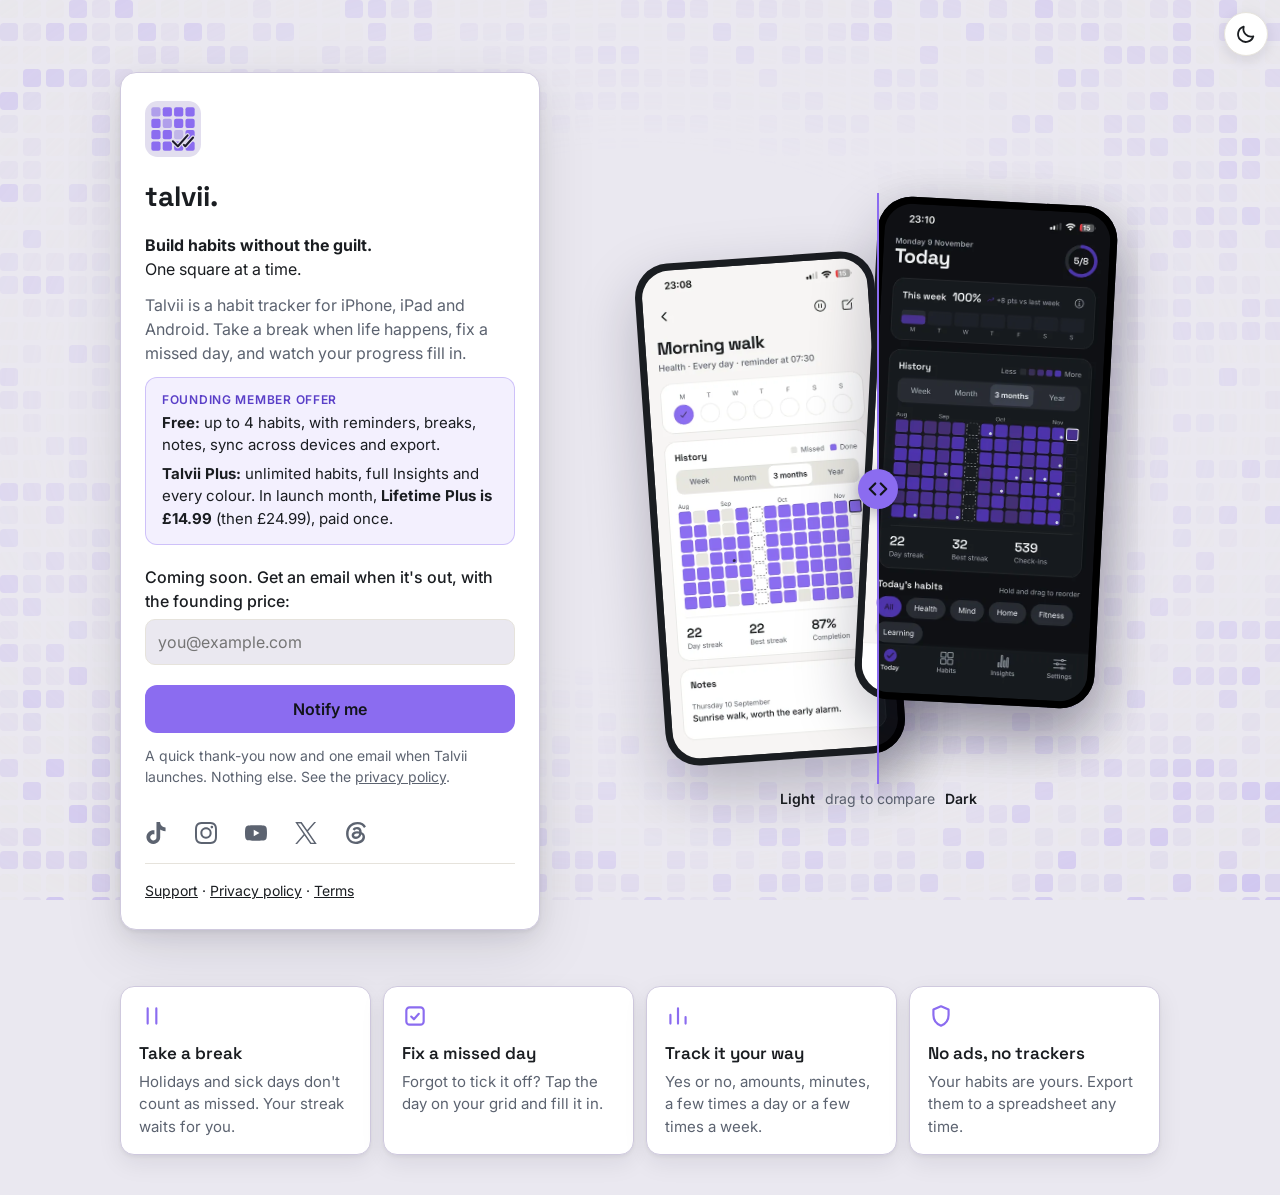
<file: index.html>
<!doctype html>
<html lang="en">
<head>
  <meta charset="utf-8">
  <meta name="viewport" content="width=device-width, initial-scale=1">
  <meta name="referrer" content="no-referrer">
  <title>Talvii · Habit tracker: build habits without the guilt</title>
  <meta name="description" content="A habit tracker for iPhone, iPad and Android. Build habits without the guilt: take a break when life happens, fix a missed day, and watch your progress fill in.">
  <link rel="canonical" href="https://talvii.co.uk/">
  <meta property="og:type" content="website">
  <meta property="og:site_name" content="Talvii">
  <meta property="og:title" content="Talvii · Habit tracker: build habits without the guilt">
  <meta property="og:description" content="A habit tracker for iPhone, iPad and Android. Build habits without the guilt: take a break when life happens, fix a missed day, and watch your progress fill in.">
  <meta property="og:url" content="https://talvii.co.uk/">
  <meta property="og:image" content="https://talvii.co.uk/og-image.jpg">
  <meta property="og:image:width" content="1200">
  <meta property="og:image:height" content="630">
  <meta property="og:image:alt" content="Talvii: build habits without the guilt. One square at a time.">
  <meta name="twitter:card" content="summary_large_image">
  <link rel="preconnect" href="https://fonts.googleapis.com">
  <link rel="preconnect" href="https://fonts.gstatic.com" crossorigin>
  <link href="https://fonts.googleapis.com/css2?family=Inter:wght@400;500;600&family=Space+Grotesk:wght@600;700&display=swap" rel="stylesheet">
  <link rel="icon" type="image/svg+xml" href="logo-light.svg" media="(prefers-color-scheme: light)">
  <link rel="icon" type="image/svg+xml" href="logo-dark.svg" media="(prefers-color-scheme: dark)">
  <link rel="icon" type="image/png" href="favicon.png">
  <link rel="icon" type="image/png" sizes="96x96" href="favicon-96.png">
  <link rel="apple-touch-icon" href="apple-touch-icon.png">
  <meta name="theme-color" content="#EAE8F0" media="(prefers-color-scheme: light)">
  <meta name="theme-color" content="#0E1013" media="(prefers-color-scheme: dark)">
  <link rel="stylesheet" href="style.css">
  <script src="theme.js"></script>
  <script type="application/ld+json">{"@context": "https://schema.org", "@type": "Organization", "name": "Talvii", "url": "https://talvii.co.uk/", "logo": "https://talvii.co.uk/logo.png", "email": "support@talvii.co.uk", "sameAs": ["https://www.tiktok.com/@talvii_habittracker", "https://www.instagram.com/talvii_habittracker/", "https://www.youtube.com/@talvii_app", "https://x.com/Talvii_app", "https://www.threads.com/@talvii_habittracker"]}</script>
</head>
<body>
  <!-- Decorative habit grid behind the page (home only); squares slowly fill in. -->
  <canvas id="grid-bg" aria-hidden="true"></canvas>
  <div class="page">
  <main class="card">
    <span class="logo"><img class="logo-light" src="logo-light.svg" width="56" height="56" alt=""><img class="logo-dark" src="logo-dark.svg" width="56" height="56" alt=""></span>
    <h1>talvii.</h1>

    <!-- Shown while the page works out what kind of link was opened -->
    <section data-nosnippet id="loading"><p class="muted">One moment…</p></section>

    <!-- No link: someone just visited the site -->
    <section id="home" hidden>
      <p><strong>Build habits without the guilt.</strong><br>One square at a time.</p>
      <p class="muted">Talvii is a habit tracker for iPhone, iPad and Android. Take a break when life happens, fix a missed day, and watch your progress fill in.</p>

      <aside class="offer" aria-label="Founding member offer">
        <span class="offer-tag">Founding member offer</span>
        <p><strong>Free:</strong> up to 4 habits, with reminders, breaks, notes, sync across devices and export.</p>
        <p><strong>Talvii Plus:</strong> unlimited habits, full Insights and every colour. In launch month, <strong>Lifetime Plus is £14.99</strong> (then £24.99), paid once.</p>
      </aside>

      <form id="waitlist-form" novalidate>
        <label for="wl-email">Coming soon. Get an email when it's out, with the founding price:</label>
        <input id="wl-email" type="email" autocomplete="email" inputmode="email" placeholder="you@example.com" maxlength="254" required>
        <!-- Left empty by people; bots that fill every field are ignored. -->
        <div class="hp" aria-hidden="true"><label for="wl-website">Website</label><input id="wl-website" type="text" tabindex="-1" autocomplete="off"></div>
        <p id="wl-error" class="error" role="alert" hidden></p>
        <button id="wl-btn" type="submit">Notify me</button>
        <p class="muted small">A quick thank-you now and one email when Talvii launches. Nothing else. See the <a href="privacy.html#waitlist">privacy policy</a>.</p>
      </form>
      <p id="wl-done" role="status" hidden><strong>You're on the list.</strong> We'll email you when Talvii is out, with the founding member price.</p>
    </section>

    <!-- After tapping the link in the sign-up email -->
    <section data-nosnippet id="confirmed" hidden>
      <h2>Email confirmed</h2>
      <p>Your account is ready. Go back to the Talvii app and you'll be signed in automatically.</p>
      <p class="muted">Closed the app? Open Talvii and sign in with your email and password.</p>
    </section>

    <!-- After tapping the link in a password reset email -->
    <section data-nosnippet id="reset" hidden>
      <h2>Choose a new password</h2>
      <form id="reset-form" novalidate>
        <label for="pw">New password</label>
        <input id="pw" type="password" autocomplete="new-password" minlength="8" required>
        <label for="pw2">Type it again</label>
        <input id="pw2" type="password" autocomplete="new-password" minlength="8" required>
        <p id="reset-error" class="error" role="alert" hidden></p>
        <button id="reset-btn" type="submit">Save new password</button>
      </form>
    </section>

    <section data-nosnippet id="reset-done" hidden>
      <h2>Password updated</h2>
      <p>Go back to the Talvii app and sign in with your new password.</p>
    </section>

    <!-- Expired, already used, or otherwise broken links -->
    <section data-nosnippet id="failed" hidden>
      <h2>This link didn't work</h2>
      <p id="failed-detail">It may have expired or already been used.</p>
      <p class="muted">Open the Talvii app and try again: sign up again, or tap “Forgot password?” for a new reset email.</p>
    </section>

    <nav class="social" aria-label="Talvii on social media"><a href="https://www.tiktok.com/@talvii_habittracker" rel="me noopener" target="_blank" aria-label="Talvii on TikTok" title="TikTok"><svg viewBox="0 0 24 24" aria-hidden="true"><path d="M12.525.02c1.31-.02 2.61-.01 3.91-.02.08 1.53.63 3.09 1.75 4.17 1.12 1.11 2.7 1.62 4.24 1.79v4.03c-1.44-.05-2.89-.35-4.2-.97-.57-.26-1.1-.59-1.62-.93-.01 2.92.01 5.84-.02 8.75-.08 1.4-.54 2.79-1.35 3.94-1.31 1.92-3.58 3.17-5.91 3.21-1.43.08-2.86-.31-4.08-1.03-2.02-1.19-3.44-3.37-3.65-5.71-.02-.5-.03-1-.01-1.49.18-1.9 1.12-3.72 2.58-4.96 1.66-1.44 3.98-2.13 6.15-1.72.02 1.48-.04 2.96-.04 4.44-.99-.32-2.15-.23-3.02.37-.63.41-1.11 1.04-1.36 1.75-.21.51-.15 1.07-.14 1.61.24 1.64 1.82 3.02 3.5 2.87 1.12-.01 2.19-.66 2.77-1.61.19-.33.4-.67.41-1.06.1-1.79.06-3.57.07-5.36.01-4.03-.01-8.05.02-12.07z"/></svg></a><a href="https://www.instagram.com/talvii_habittracker/" rel="me noopener" target="_blank" aria-label="Talvii on Instagram" title="Instagram"><svg viewBox="0 0 24 24" aria-hidden="true"><path d="M7.0301.084c-1.2768.0602-2.1487.264-2.911.5634-.7888.3075-1.4575.72-2.1228 1.3877-.6652.6677-1.075 1.3368-1.3802 2.127-.2954.7638-.4956 1.6365-.552 2.914-.0564 1.2775-.0689 1.6882-.0626 4.947.0062 3.2586.0206 3.6671.0825 4.9473.061 1.2765.264 2.1482.5635 2.9107.308.7889.72 1.4573 1.388 2.1228.6679.6655 1.3365 1.0743 2.1285 1.38.7632.295 1.6361.4961 2.9134.552 1.2773.056 1.6884.069 4.9462.0627 3.2578-.0062 3.668-.0207 4.9478-.0814 1.28-.0607 2.147-.2652 2.9098-.5633.7889-.3086 1.4578-.72 2.1228-1.3881.665-.6682 1.0745-1.3378 1.3795-2.1284.2957-.7632.4966-1.636.552-2.9124.056-1.2809.0692-1.6898.063-4.948-.0063-3.2583-.021-3.6668-.0817-4.9465-.0607-1.2797-.264-2.1487-.5633-2.9117-.3084-.7889-.72-1.4568-1.3876-2.1228C21.2982 1.33 20.628.9208 19.8378.6165 19.074.321 18.2017.1197 16.9244.0645 15.6471.0093 15.236-.005 11.977.0014 8.718.0076 8.31.0215 7.0301.0839m.1402 21.6932c-1.17-.0509-1.8053-.2453-2.2287-.408-.5606-.216-.96-.4771-1.3819-.895-.422-.4178-.6811-.8186-.9-1.378-.1644-.4234-.3624-1.058-.4171-2.228-.0595-1.2645-.072-1.6442-.079-4.848-.007-3.2037.0053-3.583.0607-4.848.05-1.169.2456-1.805.408-2.2282.216-.5613.4762-.96.895-1.3816.4188-.4217.8184-.6814 1.3783-.9003.423-.1651 1.0575-.3614 2.227-.4171 1.2655-.06 1.6447-.072 4.848-.079 3.2033-.007 3.5835.005 4.8495.0608 1.169.0508 1.8053.2445 2.228.408.5608.216.96.4754 1.3816.895.4217.4194.6816.8176.9005 1.3787.1653.4217.3617 1.056.4169 2.2263.0602 1.2655.0739 1.645.0796 4.848.0058 3.203-.0055 3.5834-.061 4.848-.051 1.17-.245 1.8055-.408 2.2294-.216.5604-.4763.96-.8954 1.3814-.419.4215-.8181.6811-1.3783.9-.4224.1649-1.0577.3617-2.2262.4174-1.2656.0595-1.6448.072-4.8493.079-3.2045.007-3.5825-.006-4.848-.0608M16.953 5.5864A1.44 1.44 0 1 0 18.39 4.144a1.44 1.44 0 0 0-1.437 1.4424M5.8385 12.012c.0067 3.4032 2.7706 6.1557 6.173 6.1493 3.4026-.0065 6.157-2.7701 6.1506-6.1733-.0065-3.4032-2.771-6.1565-6.174-6.1498-3.403.0067-6.156 2.771-6.1496 6.1738M8 12.0077a4 4 0 1 1 4.008 3.9921A3.9996 3.9996 0 0 1 8 12.0077"/></svg></a><a href="https://www.youtube.com/@talvii_app" rel="me noopener" target="_blank" aria-label="Talvii on YouTube" title="YouTube"><svg viewBox="0 0 24 24" aria-hidden="true"><path d="M23.498 6.186a3.016 3.016 0 0 0-2.122-2.136C19.505 3.545 12 3.545 12 3.545s-7.505 0-9.377.505A3.017 3.017 0 0 0 .502 6.186C0 8.07 0 12 0 12s0 3.93.502 5.814a3.016 3.016 0 0 0 2.122 2.136c1.871.505 9.376.505 9.376.505s7.505 0 9.377-.505a3.015 3.015 0 0 0 2.122-2.136C24 15.93 24 12 24 12s0-3.93-.502-5.814zM9.545 15.568V8.432L15.818 12l-6.273 3.568z"/></svg></a><a href="https://x.com/Talvii_app" rel="me noopener" target="_blank" aria-label="Talvii on X" title="X"><svg viewBox="0 0 24 24" aria-hidden="true"><path d="M14.234 10.162 22.977 0h-2.072l-7.591 8.824L7.251 0H.258l9.168 13.343L.258 24H2.33l8.016-9.318L16.749 24h6.993zm-2.837 3.299-.929-1.329L3.076 1.56h3.182l5.965 8.532.929 1.329 7.754 11.09h-3.182z"/></svg></a><a href="https://www.threads.com/@talvii_habittracker" rel="me noopener" target="_blank" aria-label="Talvii on Threads" title="Threads"><svg viewBox="0 0 24 24" aria-hidden="true"><path d="M18.263 11.097c-.03-3.486-1.92-5.586-5.111-5.586-2.13 0-3.922.963-4.863 2.499l2.062 1.438c.535-.843 1.272-1.543 2.628-1.543 1.528 0 2.318.85 2.544 2.431a15 15 0 0 0-2.236-.173c-4.125 0-6.068 1.867-6.068 4.336s1.943 3.99 4.804 3.99c3.139 0 5.013-2.115 5.781-4.735.798.361 1.348 1.204 1.348 2.47 0 3.387-3.907 5.232-7.22 5.232-4.885 0-8.077-3.207-8.077-8.424 0-6.392 4.223-10.487 9.9-10.487 3.808 0 5.69 1.671 6.97 3.914l2.108-1.475C21.44 2.078 18.331 0 13.663 0 6.227 0 1.168 5.277 1.168 12.934c0 7 4.953 11.066 10.856 11.066 4.878 0 9.809-2.846 9.809-7.716 0-2.545-1.46-4.231-3.569-5.187m-6.33 4.855c-1.077 0-2.026-.512-2.026-1.453 0-1.483 1.822-1.934 3.606-1.934.678 0 1.34.045 1.927.173-.422 1.927-1.671 3.215-3.508 3.214Z"/></svg></a></nav>
    <footer><a href="support.html">Support</a> · <a href="privacy.html">Privacy policy</a> · <a href="terms.html">Terms</a></footer>
  </main>

  <!-- Home only: the app itself, and what it does. -->
  <!-- Home only: the app itself, light on the left of the divider and dark on the right. -->
  <div class="compare home-only" hidden>
    <div class="phones" style="--s: .5">
      <div class="phones-layer light">
        <figure class="phone phone-back"><img src="shot-habit.webp" width="480" height="1039" alt="A habit's page in Talvii: this week's ticks and three months of history as a grid"></figure>
        <figure class="phone phone-front"><img src="shot-today.webp" width="480" height="1039" alt="Talvii's Today screen: this week's score, the history grid and today's habits"></figure>
      </div>
      <div class="phones-layer dark" aria-hidden="true">
        <figure class="phone phone-back"><img src="shot-habit-dark.webp" width="480" height="1039" alt="" loading="lazy"></figure>
        <figure class="phone phone-front"><img src="shot-today-dark.webp" width="480" height="1039" alt="" loading="lazy"></figure>
      </div>
      <!-- Catches drags and taps across the phones and the strip past each edge, where the handle can sit. -->
      <div class="hit" aria-hidden="true"></div>
      <div class="divider" aria-hidden="true"><span class="knob"><svg viewBox="0 0 24 24"><path d="m9 6-6 6 6 6M15 6l6 6-6 6" /></svg></span></div>
      <input class="split" type="range" min="0" max="100" value="50" aria-label="Compare light and dark mode: move left for more dark, right for more light">
    </div>
    <p class="compare-caption"><span>Light</span> drag to compare <span>Dark</span></p>
  </div>

  <ul class="features home-only" hidden>
    <li>
      <svg viewBox="0 0 24 24" aria-hidden="true"><path d="M8 5v14M16 5v14" /></svg>
      <h2>Take a break</h2>
      <p>Holidays and sick days don't count as missed. Your streak waits for you.</p>
    </li>
    <li>
      <svg viewBox="0 0 24 24" aria-hidden="true"><rect x="4" y="4" width="16" height="16" rx="3" /><path d="m8.5 12.5 2.5 2.5 4.5-5" /></svg>
      <h2>Fix a missed day</h2>
      <p>Forgot to tick it off? Tap the day on your grid and fill it in.</p>
    </li>
    <li>
      <svg viewBox="0 0 24 24" aria-hidden="true"><path d="M5 19V11M12 19V5M19 19v-6" /></svg>
      <h2>Track it your way</h2>
      <p>Yes or no, amounts, minutes, a few times a day or a few times a week.</p>
    </li>
    <li>
      <svg viewBox="0 0 24 24" aria-hidden="true"><path d="M12 3 5 6v5c0 4.5 3 8.3 7 10 4-1.7 7-5.5 7-10V6z" /></svg>
      <h2>No ads, no trackers</h2>
      <p>Your habits are yours. Export them to a spreadsheet any time.</p>
    </li>
  </ul>
  </div>

  <script src="supabase-2.118.0.js"></script>
  <script>
    // Public values: the publishable key is designed to be shipped in apps and web pages.
    // Row-level security on every table keeps each user's data private.
    var SUPABASE_URL = 'https://yqqkyqumeqbzkczriomc.supabase.co';
    var SUPABASE_KEY = 'sb_publishable_nHP019N9gh75V-vY75tE8w_TMZljiXD';

    function show(id) {
      document.querySelectorAll('main > section').forEach(function (s) { s.hidden = s.id !== id; });
      var home = id === 'home';
      document.body.classList.toggle('home', home);
      document.querySelectorAll('.home-only').forEach(function (el) { el.hidden = !home; });
      if (home) startGrid();
    }

    // Light/dark divider on the screenshots.
    (function () {
      var phones = document.querySelector('.phones');
      var input = document.querySelector('.split');
      if (!phones || !input) return;
      // How far past each edge the divider goes (--reach in style.css: 32px on wide screens, where the phones tilt).
      function reach() { return parseFloat(getComputedStyle(phones).getPropertyValue('--reach')) || 0; }
      var dark = phones.querySelector('.phones-layer.dark');
      var line = phones.querySelector('.divider');
      // Positions are set directly in pixels: Safari doesn't always redraw a clip-path that
      // depends on a CSS variable when the variable changes.
      function set() {
        var s = input.value / 100;
        phones.style.setProperty('--s', String(s));
        // Relative to the screenshots' width (not measured in pixels), so the position is right even
        // when this runs before they're shown. Set on the elements themselves: Safari doesn't
        // always redraw a clip-path that only changes through a CSS variable.
        var R = reach(), x = 'calc(' + s + ' * (100% + ' + 2 * R + 'px) - ' + R + 'px)';
        var clip = 'inset(-' + R + 'px -' + R + 'px -' + R + 'px ' + x + ')';
        dark.style.webkitClipPath = clip;
        dark.style.clipPath = clip;
        line.style.left = x;
      }
      input.addEventListener('input', set);
      window.addEventListener('resize', set);
      function follow(x) {
        var box = phones.getBoundingClientRect();
        var R = reach();
        input.value = Math.max(0, Math.min(100, Math.round((x - box.left + R) / (box.width + 2 * R) * 100)));
        set();
      }
      // Mouse and pen: drag (or click) anywhere on the screenshots.
      var dragging = false;
      phones.addEventListener('pointerdown', function (e) {
        if (e.pointerType === 'touch') return; // touch is handled below
        dragging = true;
        phones.setPointerCapture(e.pointerId);
        follow(e.clientX);
        e.preventDefault();
      });
      phones.addEventListener('pointermove', function (e) { if (dragging) follow(e.clientX); });
      ['pointerup', 'pointercancel'].forEach(function (t) { phones.addEventListener(t, function () { dragging = false; }); });
      // Touch (iPhone Safari decides on scrolling before pointer events help): a sideways swipe
      // moves the divider, an up-and-down swipe scrolls the page, a tap moves it to that spot.
      var start = null, mode = null;
      phones.addEventListener('touchstart', function (e) {
        if (e.touches.length !== 1) { start = null; return; }
        start = { x: e.touches[0].clientX, y: e.touches[0].clientY };
        mode = null;
      }, { passive: true });
      phones.addEventListener('touchmove', function (e) {
        if (!start) return;
        var t = e.touches[0], dx = t.clientX - start.x, dy = t.clientY - start.y;
        if (!mode && Math.abs(dx) + Math.abs(dy) > 6) mode = Math.abs(dx) > Math.abs(dy) ? 'slide' : 'scroll';
        if (mode === 'slide') { e.preventDefault(); follow(t.clientX); }
      }, { passive: false });
      phones.addEventListener('touchend', function (e) {
        if (start && !mode) follow(start.x); // a tap
        start = null; mode = null;
      });
      set();
    })();

    // The background grid: squares in the Talvii violet at the app's heatmap shades, with a few
    // filling in over time. Still for people who ask for reduced motion.
    function startGrid() {
      var canvas = document.getElementById('grid-bg');
      if (!canvas.getContext || canvas.dataset.on) return;
      canvas.dataset.on = '1';
      var ctx = canvas.getContext('2d');
      var still = window.matchMedia('(prefers-reduced-motion: reduce)').matches;
      var darkQuery = window.matchMedia('(prefers-color-scheme: dark)');
      var SIZE = 18, GAP = 5, STEP = SIZE + GAP;
      var cols = 0, rows = 0, cells = [];
      // empty -> violet at 0, 30, 55, 78 and 100%, as in the app
      function shades() {
        var dark = window.talviiTheme ? window.talviiTheme.current() === 'dark' : darkQuery.matches;
        var e = dark ? [39, 43, 51] : [231, 229, 223], a = [139, 108, 240];
        return [0, .3, .55, .78, 1].map(function (t) {
          return 'rgb(' + e.map(function (v, i) { return Math.round(v + (a[i] - v) * t); }).join(',') + ')';
        });
      }
      var colours = shades();
      function level() {
        var r = Math.random();
        return r < .45 ? 0 : r < .62 ? 1 : r < .77 ? 2 : r < .9 ? 3 : 4;
      }
      function draw(i) {
        var x = (i % cols) * STEP, y = Math.floor(i / cols) * STEP;
        ctx.clearRect(x, y, SIZE, SIZE);
        ctx.fillStyle = colours[cells[i]];
        ctx.beginPath();
        if (ctx.roundRect) ctx.roundRect(x, y, SIZE, SIZE, 4); else ctx.rect(x, y, SIZE, SIZE);
        ctx.fill();
      }
      function resize() {
        var ratio = window.devicePixelRatio || 1;
        var w = window.innerWidth, h = window.innerHeight;
        canvas.width = w * ratio; canvas.height = h * ratio;
        canvas.style.width = w + 'px'; canvas.style.height = h + 'px';
        ctx.setTransform(ratio, 0, 0, ratio, 0, 0);
        cols = Math.ceil(w / STEP) + 1; rows = Math.ceil(h / STEP) + 1;
        cells = [];
        for (var i = 0; i < cols * rows; i++) cells.push(level());
        for (var j = 0; j < cells.length; j++) draw(j);
      }
      resize();
      window.addEventListener('resize', resize);
      // Recolour when the light/dark switch is used (or the device changes, while no choice is saved).
      document.addEventListener('talvii-theme', function () { colours = shades(); resize(); });
      if (still) return;
      setInterval(function () {
        if (document.hidden) return;
        // a square fills in a step, now and then one empties: progress, one square at a time
        var i = Math.floor(Math.random() * cells.length);
        cells[i] = cells[i] < 4 && Math.random() < .8 ? cells[i] + 1 : 0;
        draw(i);
      }, 140);
    }

    // Supabase puts the result of an email link in the URL fragment (after #).
    var params = new URLSearchParams(location.hash.slice(1));
    var query = new URLSearchParams(location.search);
    var type = params.get('type');
    var error = params.get('error_description') || query.get('error_description') || params.get('error') || query.get('error');

    // Don't leave sign-in tokens sitting in the address bar or browser history.
    // (The Supabase client reads the fragment itself before we clear it, below.)
    function clearUrl() {
      history.replaceState(null, '', location.pathname);
    }

    // A new email link opened in a tab that already shows this page only changes the fragment,
    // which doesn't reload the page. Reload so the new link is handled from scratch.
    // (Only for a real link: the Supabase client clears the fragment itself after reading it.)
    window.addEventListener('hashchange', function () {
      if (/(^|[#&])(access_token|error)=/.test(location.hash)) location.reload();
    });

    // Waitlist: anyone can add an email; the list can't be read back through the API.
    (function () {
      var form = document.getElementById('waitlist-form');
      var input = document.getElementById('wl-email');
      var btn = document.getElementById('wl-btn');
      var errorEl = document.getElementById('wl-error');
      var done = document.getElementById('wl-done');
      var client = null;

      function finish() {
        form.hidden = true;
        done.hidden = false;
      }

      form.addEventListener('submit', function (e) {
        e.preventDefault();
        errorEl.hidden = true;
        if (document.getElementById('wl-website').value) return finish(); // a bot
        var email = input.value.trim();
        if (!/^[^@\s]+@[^@\s]+\.[^@\s]+$/.test(email) || email.length > 254) {
          errorEl.textContent = 'Please check your email address.';
          errorEl.hidden = false;
          input.focus();
          return;
        }
        btn.disabled = true;
        btn.textContent = 'Adding you…';
        client = client || supabase.createClient(SUPABASE_URL, SUPABASE_KEY, { auth: { persistSession: false, autoRefreshToken: false, detectSessionInUrl: false } });
        var source = new URLSearchParams(location.search).get('ref') || 'website';
        client.from('waitlist').insert({ email: email, source: source.slice(0, 40) }).then(function (res) {
          // Already on the list counts as success.
          if (!res.error || res.error.code === '23505') return finish();
          btn.disabled = false;
          btn.textContent = 'Notify me';
          errorEl.textContent = "That didn't work. Please try again in a moment.";
          errorEl.hidden = false;
        });
      });
    })();

    if (error) {
      document.getElementById('failed-detail').textContent = error.replace(/\+/g, ' ') + '.';
      clearUrl();
      show('failed');
    } else if (type === 'recovery') {
      startReset();
    } else if (type === 'signup' || type === 'email_change' || type === 'invite' || type === 'magiclink') {
      clearUrl();
      show('confirmed');
    } else {
      show('home');
    }

    function startReset() {
      var client = supabase.createClient(SUPABASE_URL, SUPABASE_KEY, {
        auth: { flowType: 'implicit', detectSessionInUrl: true, persistSession: false, autoRefreshToken: false },
      });

      client.auth.getSession().then(function (res) {
        clearUrl();
        if (res.error || !res.data.session) {
          show('failed');
          return;
        }
        show('reset');
        document.getElementById('pw').focus();
      });

      var form = document.getElementById('reset-form');
      var errorEl = document.getElementById('reset-error');
      var btn = document.getElementById('reset-btn');

      form.addEventListener('submit', function (e) {
        e.preventDefault();
        var pw = document.getElementById('pw').value;
        var pw2 = document.getElementById('pw2').value;
        errorEl.hidden = true;
        if (pw.length < 8) return fail('Please use at least 8 characters for your new password.');
        if (pw !== pw2) return fail("The two passwords don't match.");

        btn.disabled = true;
        btn.textContent = 'Saving…';
        client.auth.updateUser({ password: pw }).then(function (res) {
          if (res.error) {
            btn.disabled = false;
            btn.textContent = 'Save new password';
            return fail(res.error.message);
          }
          // Only end the session in this browser; the app signs in again with the new password.
          client.auth.signOut({ scope: 'local' });
          show('reset-done');
        });
      });

      function fail(msg) {
        errorEl.textContent = msg;
        errorEl.hidden = false;
      }
    }
  </script>
  <!-- Cloudflare Web Analytics: counts visits without cookies; see privacy.html#website -->
  <script type="module" src="https://static.cloudflareinsights.com/beacon.min.js" data-cf-beacon='{"token": "f2282ee5f690493d9a3216fde0238cda"}'></script>
</body>
</html>
</file>
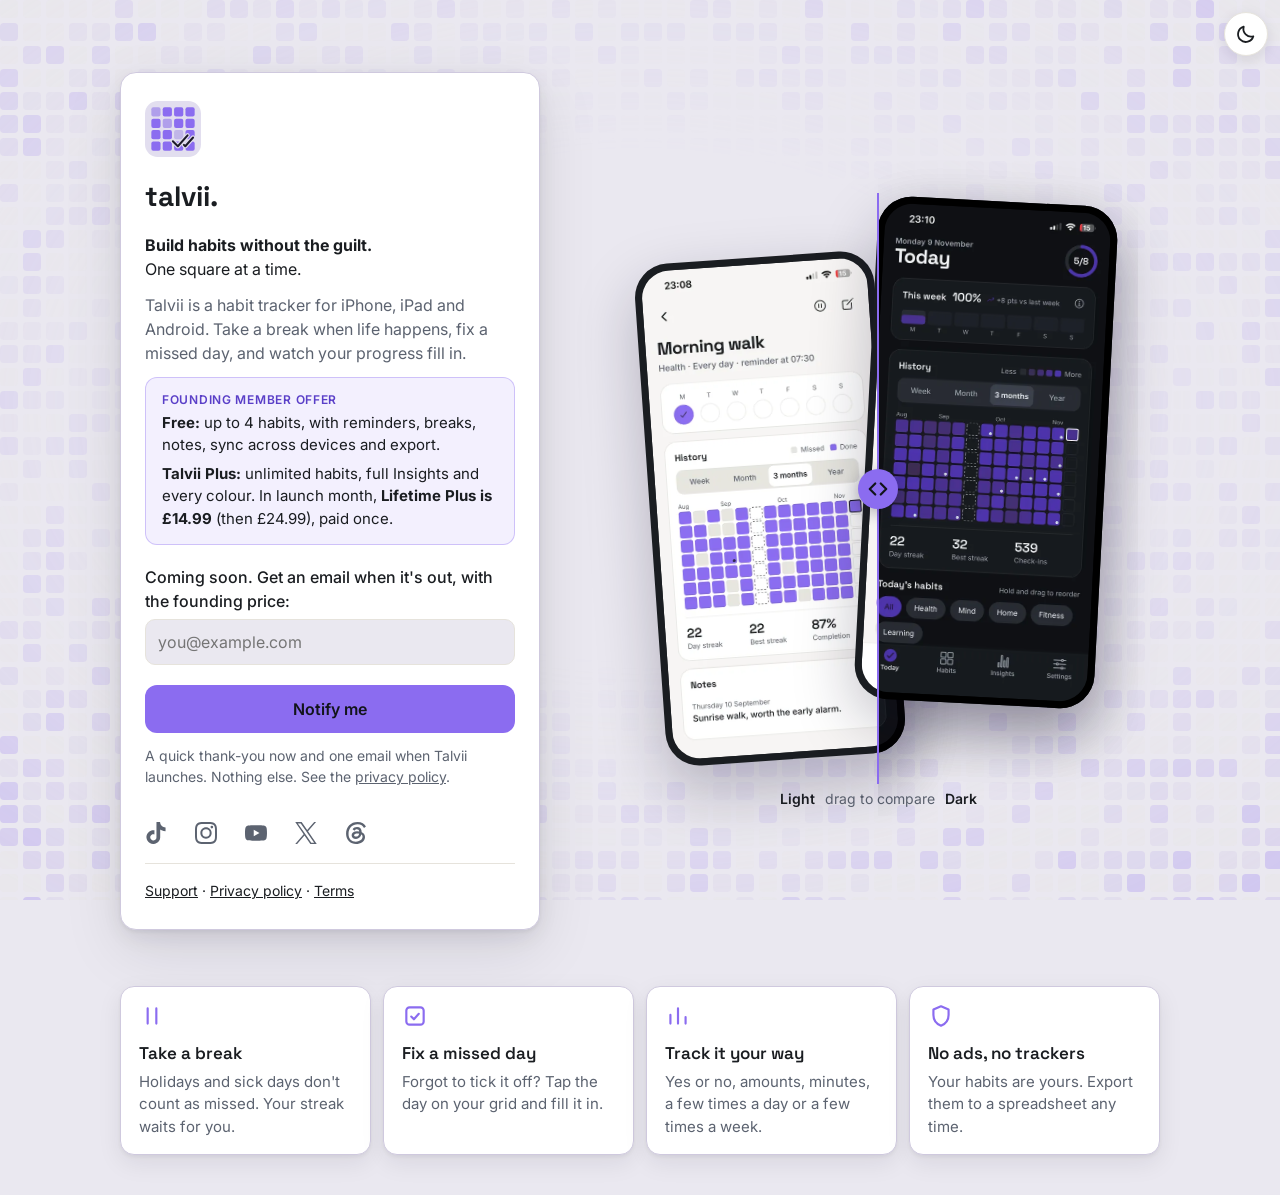
<file: facebook/index.html>
<!doctype html>
<html lang="en">
<head>
  <meta charset="utf-8">
  <meta name="viewport" content="width=device-width, initial-scale=1">
  <meta name="robots" content="noindex">
  <title>Talvii</title>
  <link rel="canonical" href="https://talvii.co.uk/">
  <!-- Short link for facebook: forwards to the home page and tags waitlist sign-ups with ?ref=facebook. -->
  <meta http-equiv="refresh" content="0; url=/?ref=facebook">
  <script>location.replace('/?ref=facebook');</script>
</head>
<body><p><a href="/?ref=facebook">Continue to Talvii</a></p></body>
</html>
</file>
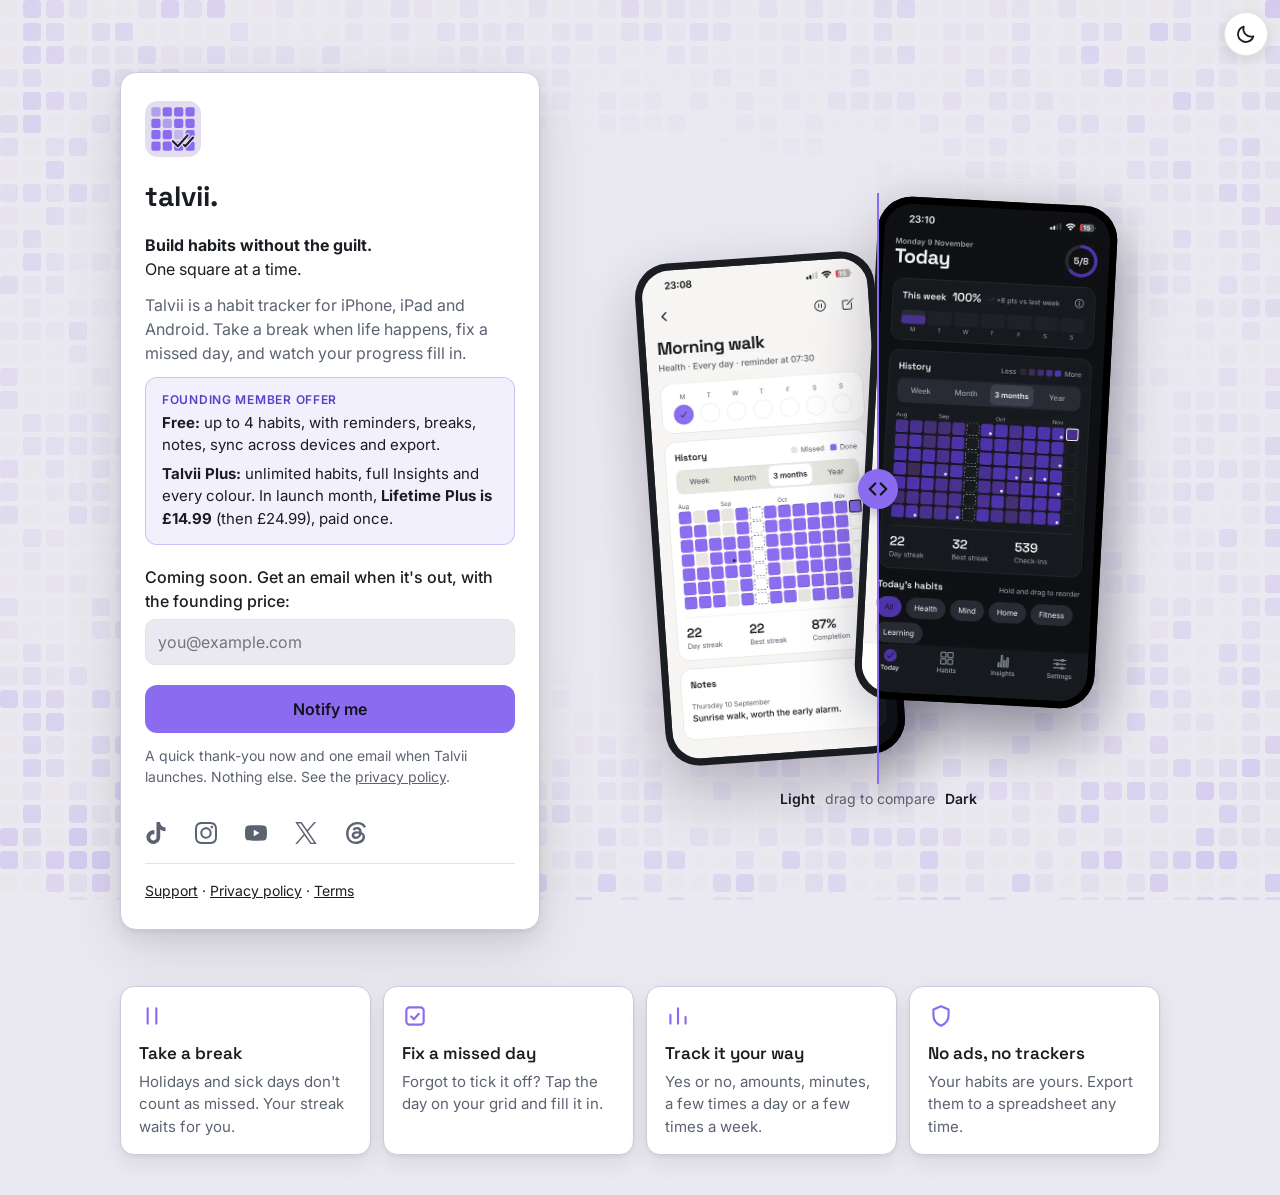
<file: insta/index.html>
<!doctype html>
<html lang="en">
<head>
  <meta charset="utf-8">
  <meta name="viewport" content="width=device-width, initial-scale=1">
  <meta name="robots" content="noindex">
  <title>Talvii</title>
  <link rel="canonical" href="https://talvii.co.uk/">
  <!-- Short link for instagram: forwards to the home page and tags waitlist sign-ups with ?ref=instagram. -->
  <meta http-equiv="refresh" content="0; url=/?ref=instagram">
  <script>location.replace('/?ref=instagram');</script>
</head>
<body><p><a href="/?ref=instagram">Continue to Talvii</a></p></body>
</html>
</file>
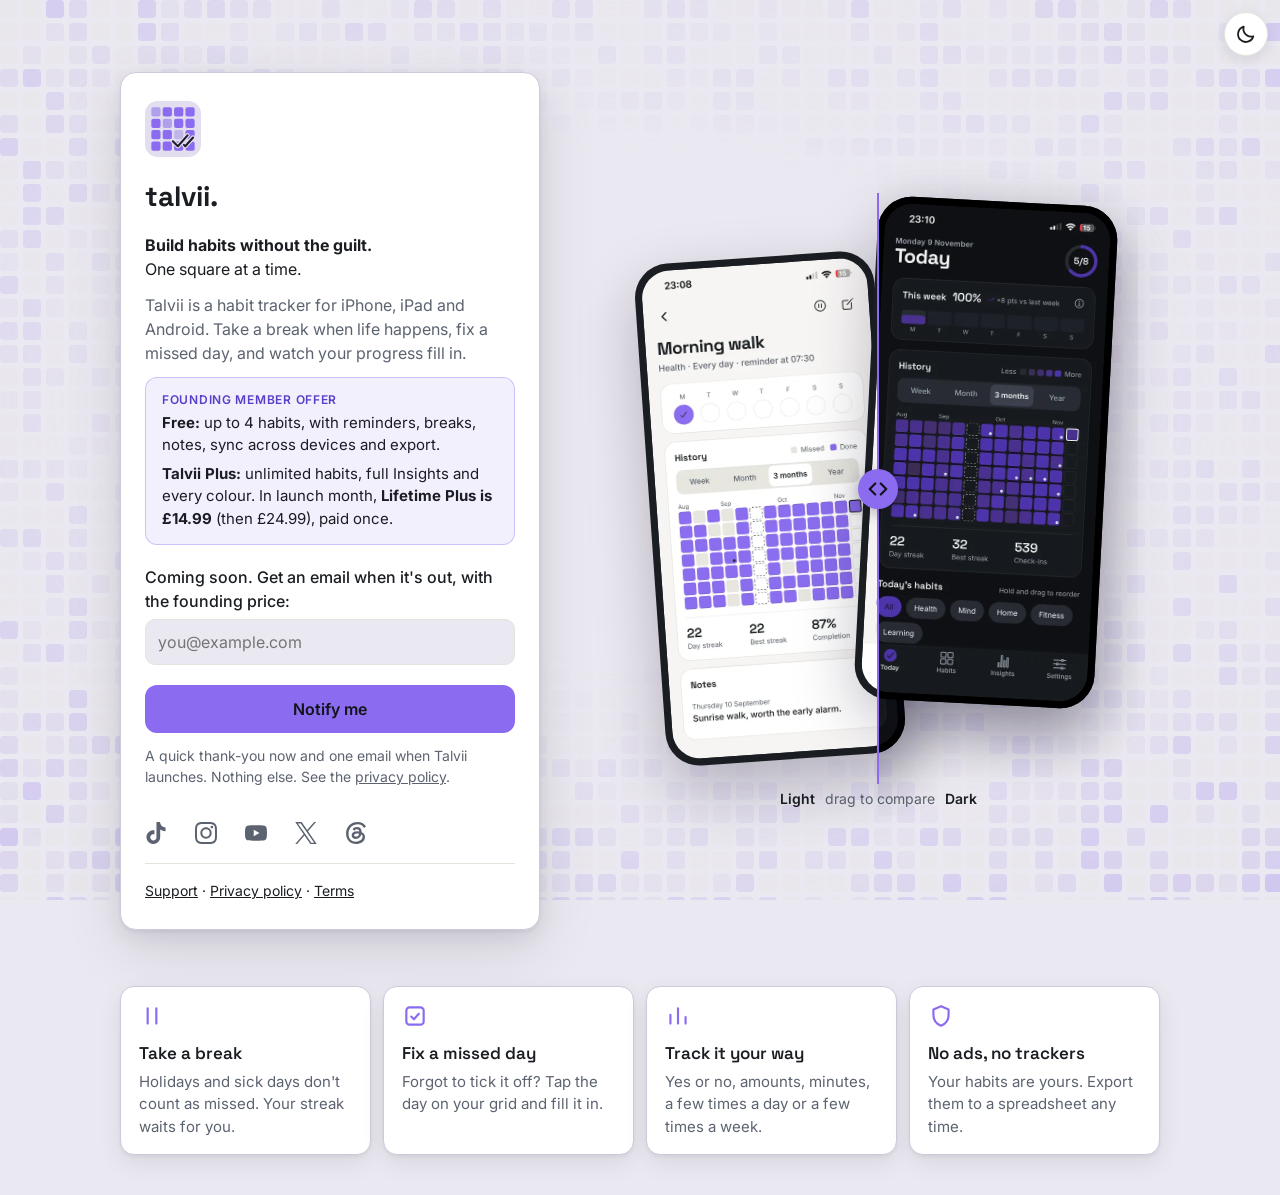
<file: ph/index.html>
<!doctype html>
<html lang="en">
<head>
  <meta charset="utf-8">
  <meta name="viewport" content="width=device-width, initial-scale=1">
  <meta name="robots" content="noindex">
  <title>Talvii</title>
  <link rel="canonical" href="https://talvii.co.uk/">
  <!-- Short link for producthunt: forwards to the home page and tags waitlist sign-ups with ?ref=producthunt. -->
  <meta http-equiv="refresh" content="0; url=/?ref=producthunt">
  <script>location.replace('/?ref=producthunt');</script>
</head>
<body><p><a href="/?ref=producthunt">Continue to Talvii</a></p></body>
</html>
</file>
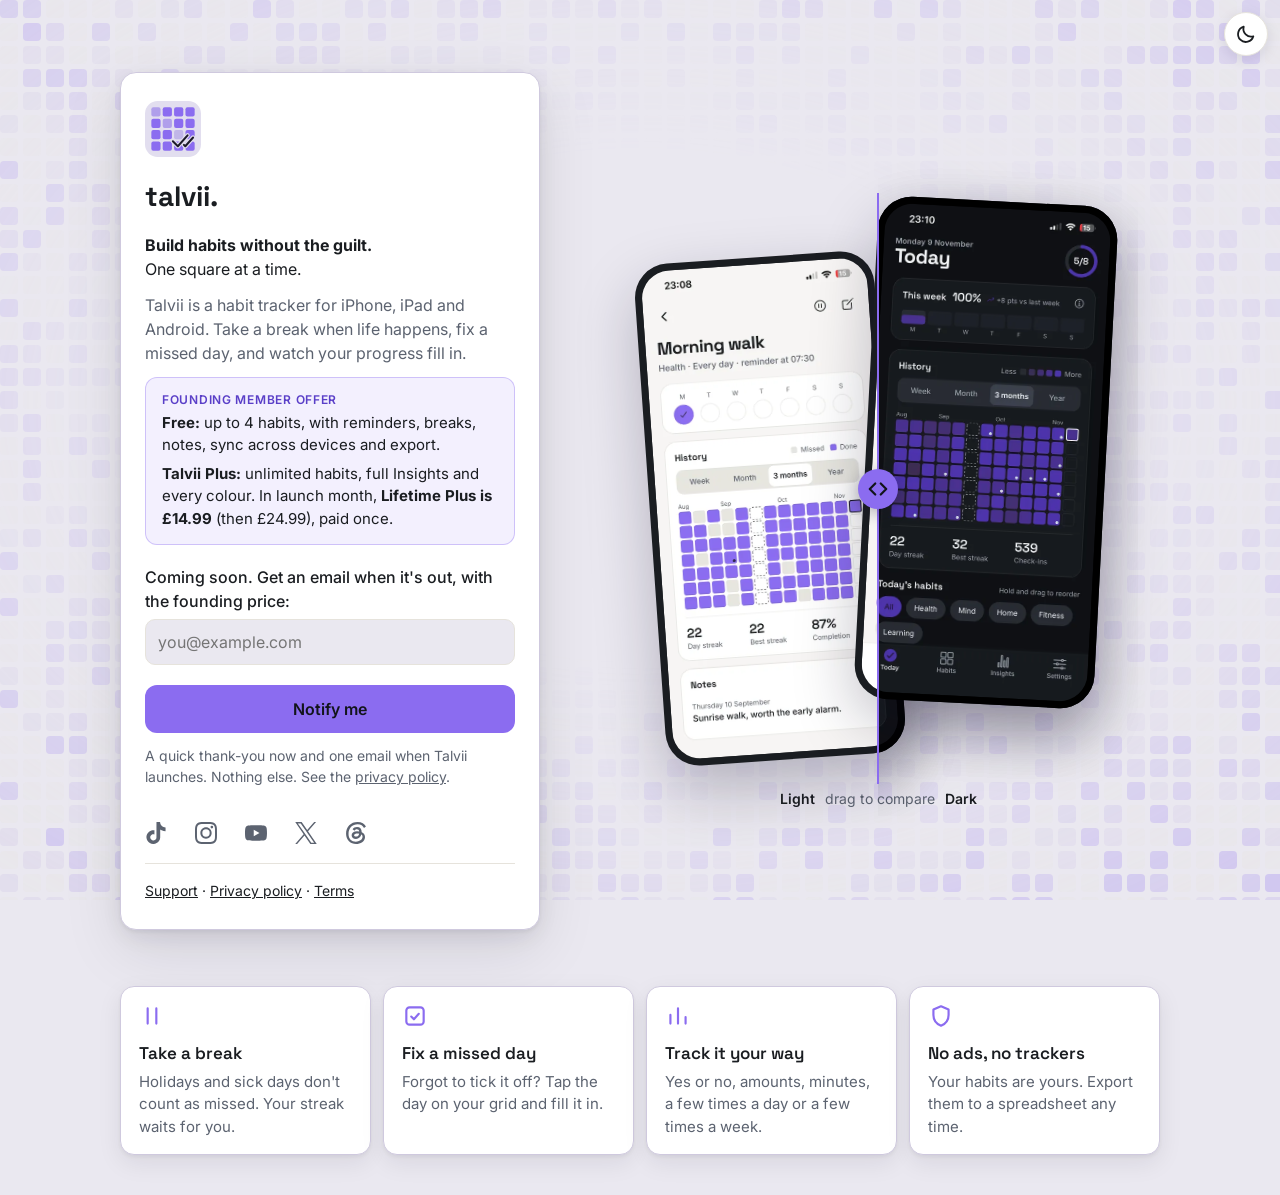
<file: reddit/index.html>
<!doctype html>
<html lang="en">
<head>
  <meta charset="utf-8">
  <meta name="viewport" content="width=device-width, initial-scale=1">
  <meta name="robots" content="noindex">
  <title>Talvii</title>
  <link rel="canonical" href="https://talvii.co.uk/">
  <!-- Short link for reddit: forwards to the home page and tags waitlist sign-ups with ?ref=reddit. -->
  <meta http-equiv="refresh" content="0; url=/?ref=reddit">
  <script>location.replace('/?ref=reddit');</script>
</head>
<body><p><a href="/?ref=reddit">Continue to Talvii</a></p></body>
</html>
</file>
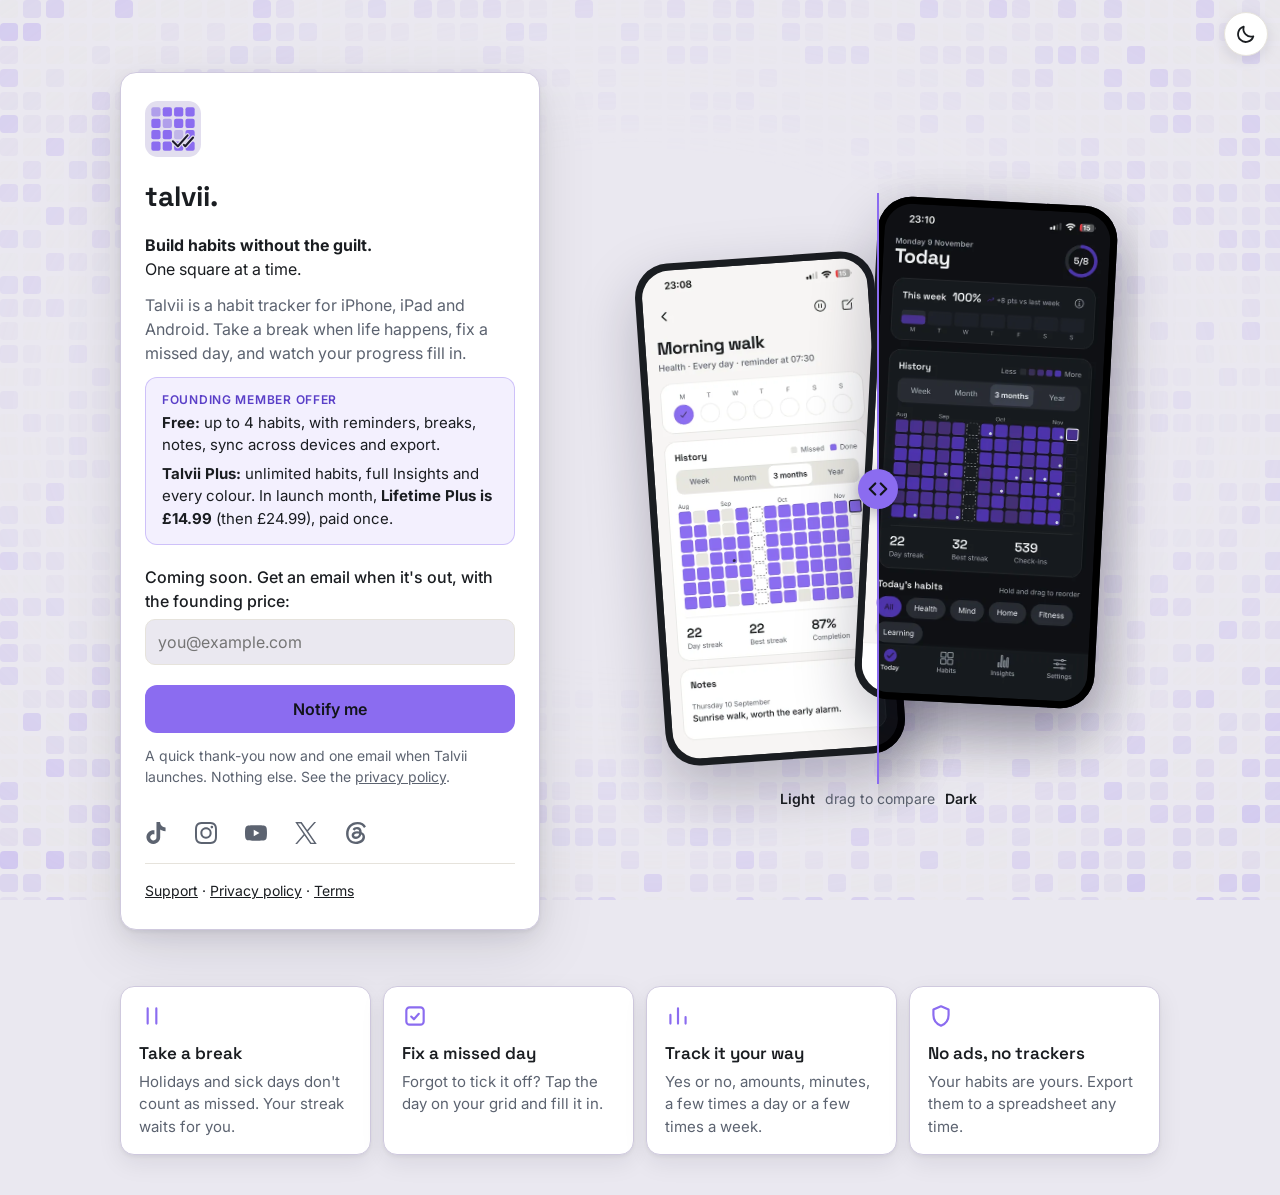
<file: threads/index.html>
<!doctype html>
<html lang="en">
<head>
  <meta charset="utf-8">
  <meta name="viewport" content="width=device-width, initial-scale=1">
  <meta name="robots" content="noindex">
  <title>Talvii</title>
  <link rel="canonical" href="https://talvii.co.uk/">
  <!-- Short link for threads: forwards to the home page and tags waitlist sign-ups with ?ref=threads. -->
  <meta http-equiv="refresh" content="0; url=/?ref=threads">
  <script>location.replace('/?ref=threads');</script>
</head>
<body><p><a href="/?ref=threads">Continue to Talvii</a></p></body>
</html>
</file>
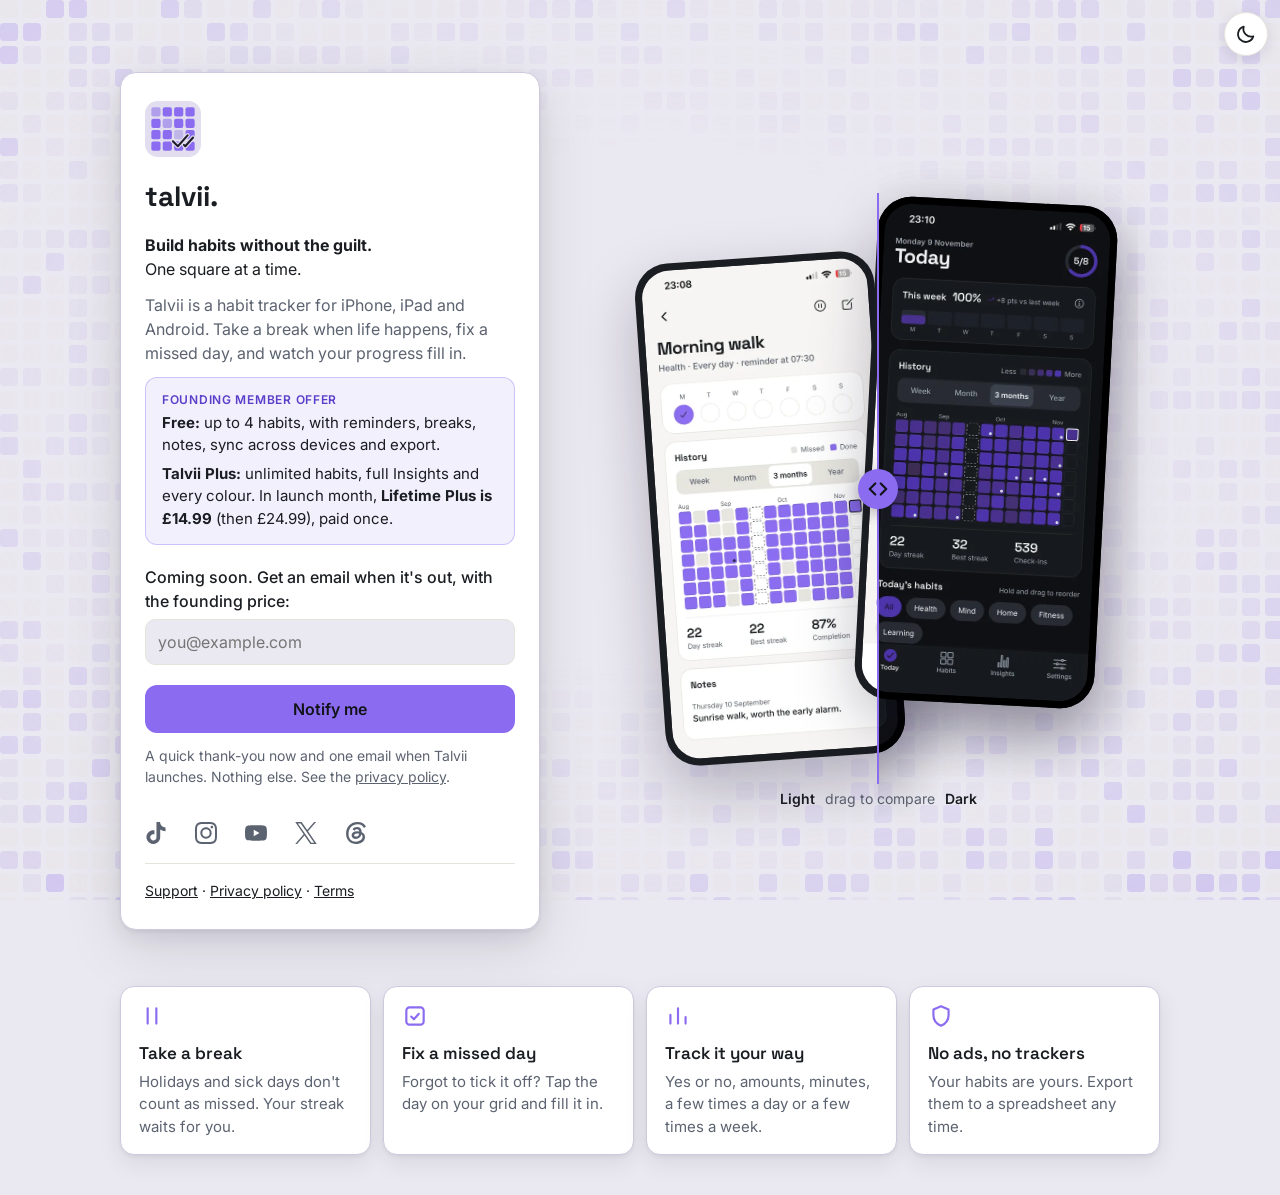
<file: tiktok/index.html>
<!doctype html>
<html lang="en">
<head>
  <meta charset="utf-8">
  <meta name="viewport" content="width=device-width, initial-scale=1">
  <meta name="robots" content="noindex">
  <title>Talvii</title>
  <link rel="canonical" href="https://talvii.co.uk/">
  <!-- Short link for tiktok: forwards to the home page and tags waitlist sign-ups with ?ref=tiktok. -->
  <meta http-equiv="refresh" content="0; url=/?ref=tiktok">
  <script>location.replace('/?ref=tiktok');</script>
</head>
<body><p><a href="/?ref=tiktok">Continue to Talvii</a></p></body>
</html>
</file>
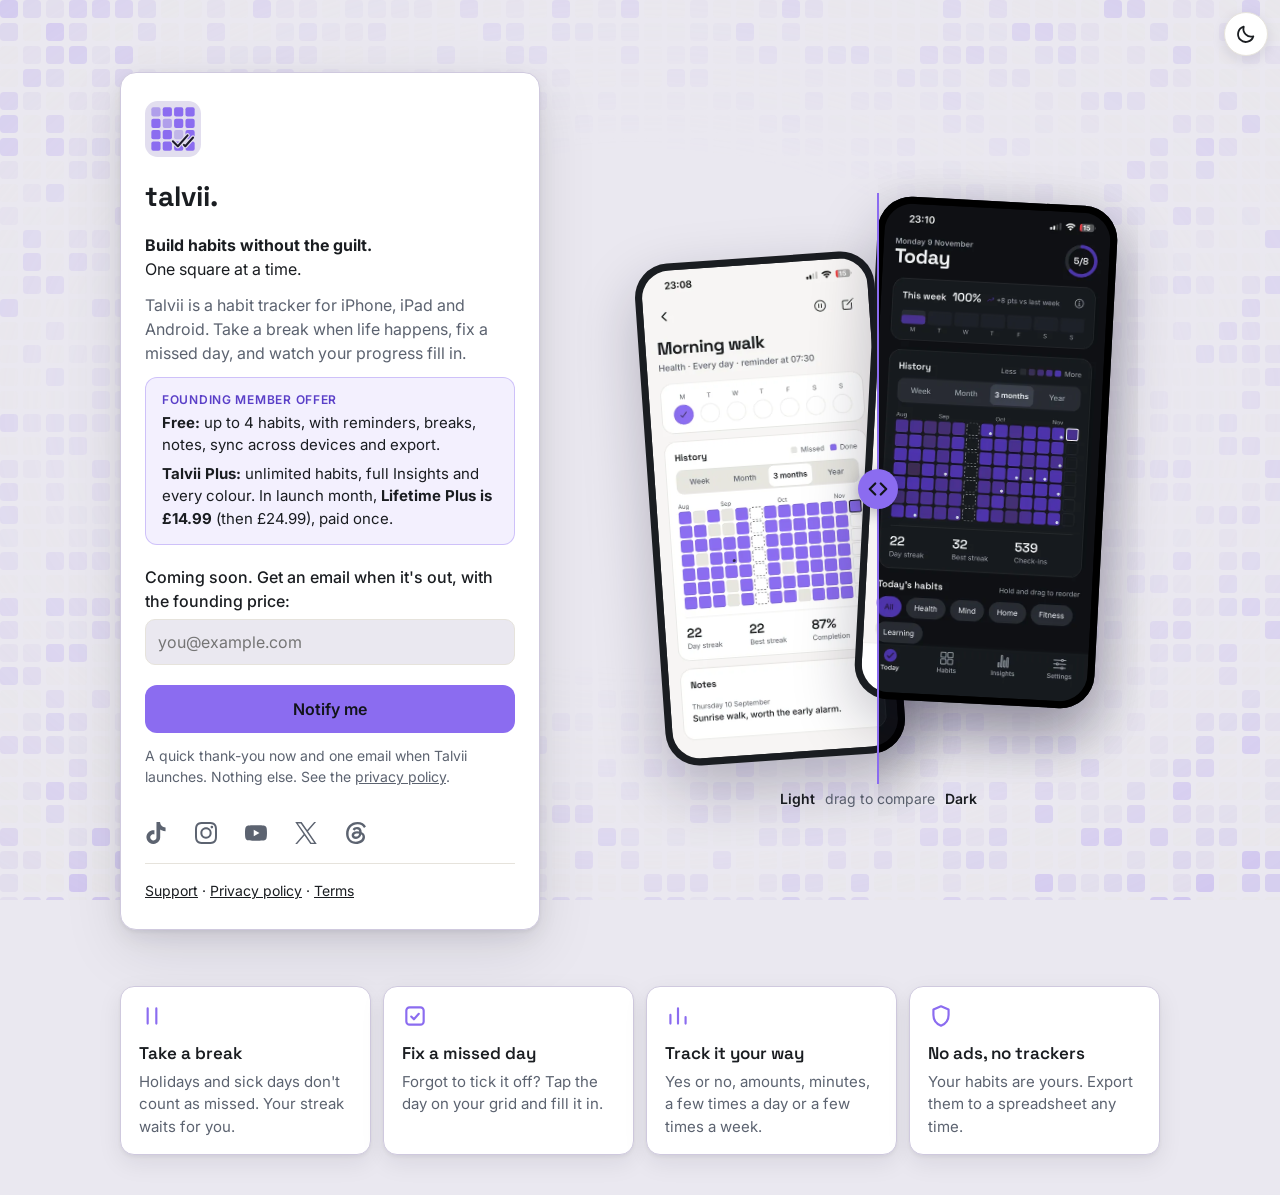
<file: x/index.html>
<!doctype html>
<html lang="en">
<head>
  <meta charset="utf-8">
  <meta name="viewport" content="width=device-width, initial-scale=1">
  <meta name="robots" content="noindex">
  <title>Talvii</title>
  <link rel="canonical" href="https://talvii.co.uk/">
  <!-- Short link for x: forwards to the home page and tags waitlist sign-ups with ?ref=x. -->
  <meta http-equiv="refresh" content="0; url=/?ref=x">
  <script>location.replace('/?ref=x');</script>
</head>
<body><p><a href="/?ref=x">Continue to Talvii</a></p></body>
</html>
</file>
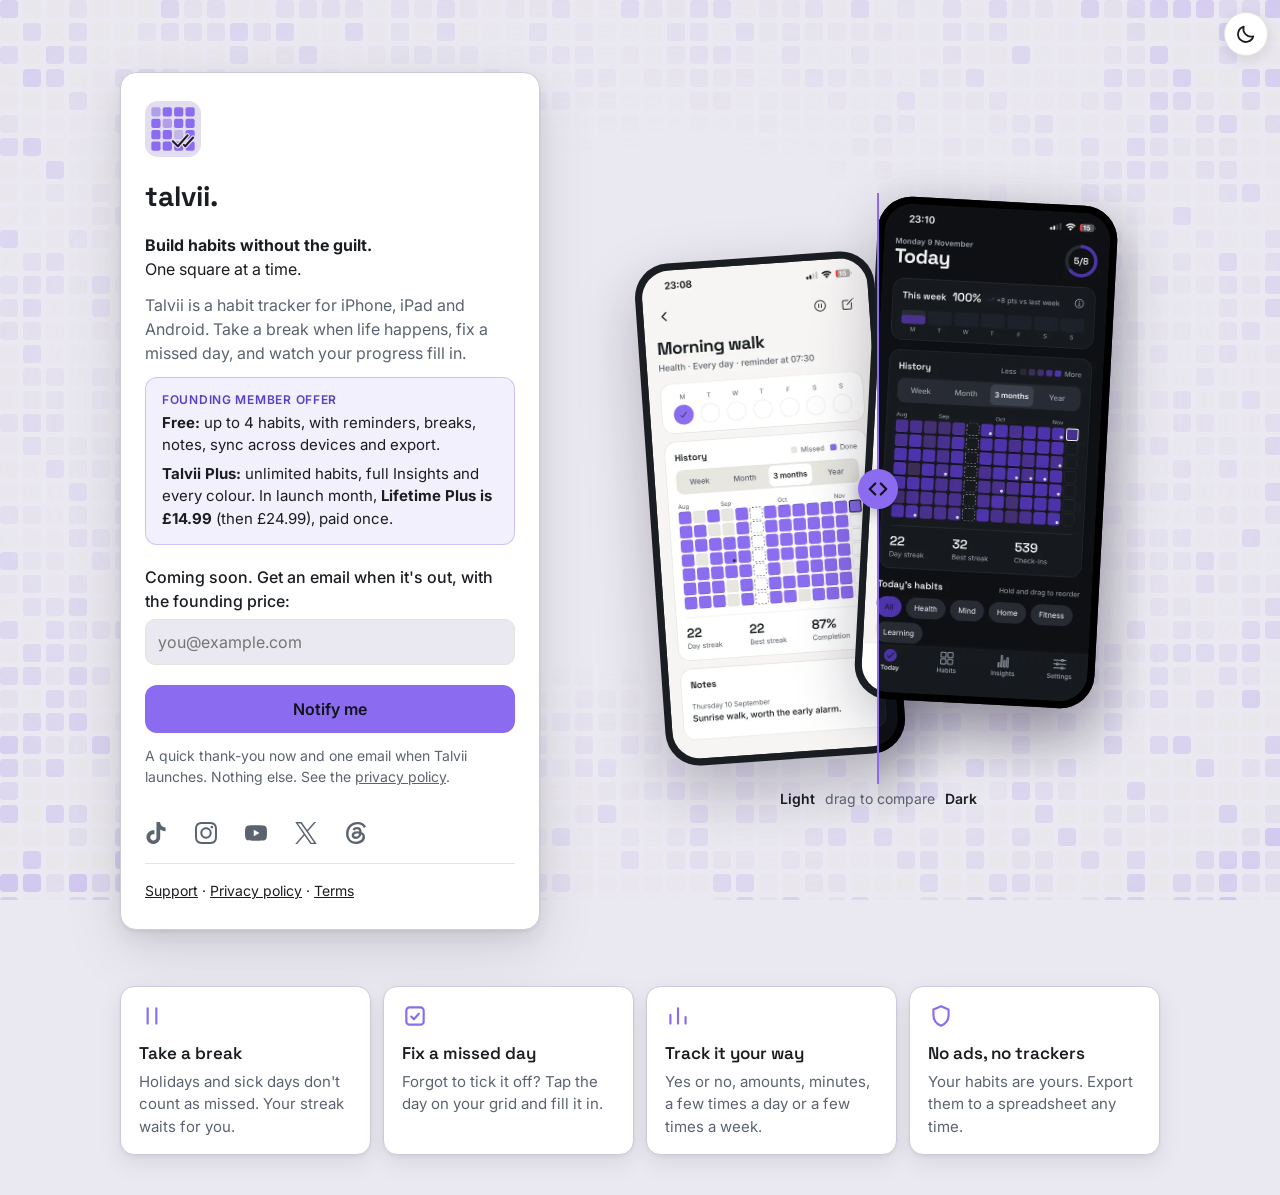
<file: youtube/index.html>
<!doctype html>
<html lang="en">
<head>
  <meta charset="utf-8">
  <meta name="viewport" content="width=device-width, initial-scale=1">
  <meta name="robots" content="noindex">
  <title>Talvii</title>
  <link rel="canonical" href="https://talvii.co.uk/">
  <!-- Short link for youtube: forwards to the home page and tags waitlist sign-ups with ?ref=youtube. -->
  <meta http-equiv="refresh" content="0; url=/?ref=youtube">
  <script>location.replace('/?ref=youtube');</script>
</head>
<body><p><a href="/?ref=youtube">Continue to Talvii</a></p></body>
</html>
</file>
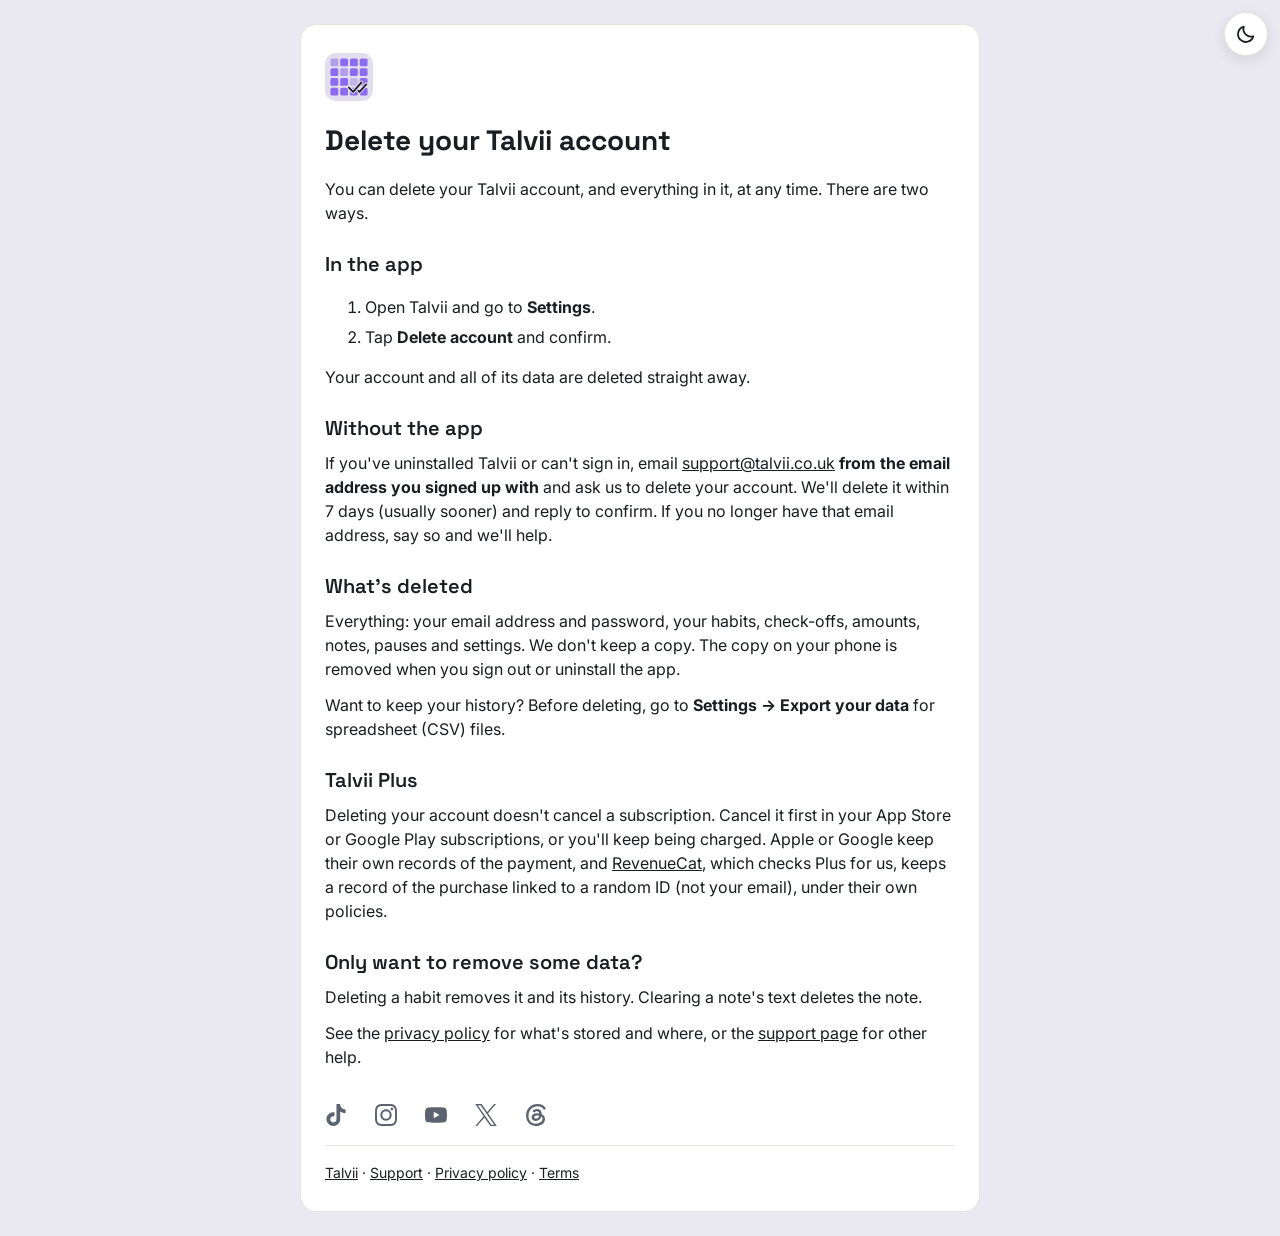
<file: delete-account.html>
<!doctype html>
<html lang="en">
<head>
  <meta charset="utf-8">
  <meta name="viewport" content="width=device-width, initial-scale=1">
  <title>Delete your account · Talvii</title>
  <meta name="description" content="How to delete your Talvii account and all of its data, in the app or by email.">
  <link rel="canonical" href="https://talvii.co.uk/delete-account.html">
  <meta property="og:type" content="website">
  <meta property="og:site_name" content="Talvii">
  <meta property="og:title" content="Delete your account · Talvii">
  <meta property="og:description" content="How to delete your Talvii account and all of its data, in the app or by email.">
  <meta property="og:url" content="https://talvii.co.uk/delete-account.html">
  <meta property="og:image" content="https://talvii.co.uk/og-image.jpg">
  <meta property="og:image:width" content="1200">
  <meta property="og:image:height" content="630">
  <meta property="og:image:alt" content="Talvii: build habits without the guilt. One square at a time.">
  <meta name="twitter:card" content="summary_large_image">
  <link rel="preconnect" href="https://fonts.googleapis.com">
  <link rel="preconnect" href="https://fonts.gstatic.com" crossorigin>
  <link href="https://fonts.googleapis.com/css2?family=Inter:wght@400;500;600&family=Space+Grotesk:wght@600;700&display=swap" rel="stylesheet">
  <link rel="icon" type="image/svg+xml" href="logo-light.svg" media="(prefers-color-scheme: light)">
  <link rel="icon" type="image/svg+xml" href="logo-dark.svg" media="(prefers-color-scheme: dark)">
  <link rel="icon" type="image/png" href="favicon.png">
  <link rel="icon" type="image/png" sizes="96x96" href="favicon-96.png">
  <link rel="apple-touch-icon" href="apple-touch-icon.png">
  <meta name="theme-color" content="#EAE8F0" media="(prefers-color-scheme: light)">
  <meta name="theme-color" content="#0E1013" media="(prefers-color-scheme: dark)">
  <link rel="stylesheet" href="style.css">
  <script src="theme.js"></script>
</head>
<body>
  <main class="card doc">
    <a href="./"><span class="logo"><img class="logo-light" src="logo-light.svg" width="48" height="48" alt="Talvii home"><img class="logo-dark" src="logo-dark.svg" width="48" height="48" alt="Talvii home"></span></a>
    <h1>Delete your Talvii account</h1>
    <p>You can delete your Talvii account, and everything in it, at any time. There are two ways.</p>

    <h2>In the app</h2>
    <ol>
      <li>Open Talvii and go to <strong>Settings</strong>.</li>
      <li>Tap <strong>Delete account</strong> and confirm.</li>
    </ol>
    <p>Your account and all of its data are deleted straight away.</p>

    <h2>Without the app</h2>
    <p>If you've uninstalled Talvii or can't sign in, email <a href="mailto:support@talvii.co.uk?subject=Delete%20my%20Talvii%20account">support@talvii.co.uk</a> <strong>from the email address you signed up with</strong> and ask us to delete your account. We'll delete it within 7 days (usually sooner) and reply to confirm. If you no longer have that email address, say so and we'll help.</p>

    <h2>What's deleted</h2>
    <p>Everything: your email address and password, your habits, check-offs, amounts, notes, pauses and settings. We don't keep a copy. The copy on your phone is removed when you sign out or uninstall the app.</p>
    <p>Want to keep your history? Before deleting, go to <strong>Settings → Export your data</strong> for spreadsheet (CSV) files.</p>

    <h2>Talvii Plus</h2>
    <p>Deleting your account doesn't cancel a subscription. Cancel it first in your App Store or Google Play subscriptions, or you'll keep being charged. Apple or Google keep their own records of the payment, and <a href="https://www.revenuecat.com/">RevenueCat</a>, which checks Plus for us, keeps a record of the purchase linked to a random ID (not your email), under their own policies.</p>

    <h2>Only want to remove some data?</h2>
    <p>Deleting a habit removes it and its history. Clearing a note's text deletes the note.</p>
    <p>See the <a href="privacy.html">privacy policy</a> for what's stored and where, or the <a href="support.html">support page</a> for other help.</p>

    <nav class="social" aria-label="Talvii on social media"><a href="https://www.tiktok.com/@talvii_habittracker" rel="me noopener" target="_blank" aria-label="Talvii on TikTok" title="TikTok"><svg viewBox="0 0 24 24" aria-hidden="true"><path d="M12.525.02c1.31-.02 2.61-.01 3.91-.02.08 1.53.63 3.09 1.75 4.17 1.12 1.11 2.7 1.62 4.24 1.79v4.03c-1.44-.05-2.89-.35-4.2-.97-.57-.26-1.1-.59-1.62-.93-.01 2.92.01 5.84-.02 8.75-.08 1.4-.54 2.79-1.35 3.94-1.31 1.92-3.58 3.17-5.91 3.21-1.43.08-2.86-.31-4.08-1.03-2.02-1.19-3.44-3.37-3.65-5.71-.02-.5-.03-1-.01-1.49.18-1.9 1.12-3.72 2.58-4.96 1.66-1.44 3.98-2.13 6.15-1.72.02 1.48-.04 2.96-.04 4.44-.99-.32-2.15-.23-3.02.37-.63.41-1.11 1.04-1.36 1.75-.21.51-.15 1.07-.14 1.61.24 1.64 1.82 3.02 3.5 2.87 1.12-.01 2.19-.66 2.77-1.61.19-.33.4-.67.41-1.06.1-1.79.06-3.57.07-5.36.01-4.03-.01-8.05.02-12.07z"/></svg></a><a href="https://www.instagram.com/talvii_habittracker/" rel="me noopener" target="_blank" aria-label="Talvii on Instagram" title="Instagram"><svg viewBox="0 0 24 24" aria-hidden="true"><path d="M7.0301.084c-1.2768.0602-2.1487.264-2.911.5634-.7888.3075-1.4575.72-2.1228 1.3877-.6652.6677-1.075 1.3368-1.3802 2.127-.2954.7638-.4956 1.6365-.552 2.914-.0564 1.2775-.0689 1.6882-.0626 4.947.0062 3.2586.0206 3.6671.0825 4.9473.061 1.2765.264 2.1482.5635 2.9107.308.7889.72 1.4573 1.388 2.1228.6679.6655 1.3365 1.0743 2.1285 1.38.7632.295 1.6361.4961 2.9134.552 1.2773.056 1.6884.069 4.9462.0627 3.2578-.0062 3.668-.0207 4.9478-.0814 1.28-.0607 2.147-.2652 2.9098-.5633.7889-.3086 1.4578-.72 2.1228-1.3881.665-.6682 1.0745-1.3378 1.3795-2.1284.2957-.7632.4966-1.636.552-2.9124.056-1.2809.0692-1.6898.063-4.948-.0063-3.2583-.021-3.6668-.0817-4.9465-.0607-1.2797-.264-2.1487-.5633-2.9117-.3084-.7889-.72-1.4568-1.3876-2.1228C21.2982 1.33 20.628.9208 19.8378.6165 19.074.321 18.2017.1197 16.9244.0645 15.6471.0093 15.236-.005 11.977.0014 8.718.0076 8.31.0215 7.0301.0839m.1402 21.6932c-1.17-.0509-1.8053-.2453-2.2287-.408-.5606-.216-.96-.4771-1.3819-.895-.422-.4178-.6811-.8186-.9-1.378-.1644-.4234-.3624-1.058-.4171-2.228-.0595-1.2645-.072-1.6442-.079-4.848-.007-3.2037.0053-3.583.0607-4.848.05-1.169.2456-1.805.408-2.2282.216-.5613.4762-.96.895-1.3816.4188-.4217.8184-.6814 1.3783-.9003.423-.1651 1.0575-.3614 2.227-.4171 1.2655-.06 1.6447-.072 4.848-.079 3.2033-.007 3.5835.005 4.8495.0608 1.169.0508 1.8053.2445 2.228.408.5608.216.96.4754 1.3816.895.4217.4194.6816.8176.9005 1.3787.1653.4217.3617 1.056.4169 2.2263.0602 1.2655.0739 1.645.0796 4.848.0058 3.203-.0055 3.5834-.061 4.848-.051 1.17-.245 1.8055-.408 2.2294-.216.5604-.4763.96-.8954 1.3814-.419.4215-.8181.6811-1.3783.9-.4224.1649-1.0577.3617-2.2262.4174-1.2656.0595-1.6448.072-4.8493.079-3.2045.007-3.5825-.006-4.848-.0608M16.953 5.5864A1.44 1.44 0 1 0 18.39 4.144a1.44 1.44 0 0 0-1.437 1.4424M5.8385 12.012c.0067 3.4032 2.7706 6.1557 6.173 6.1493 3.4026-.0065 6.157-2.7701 6.1506-6.1733-.0065-3.4032-2.771-6.1565-6.174-6.1498-3.403.0067-6.156 2.771-6.1496 6.1738M8 12.0077a4 4 0 1 1 4.008 3.9921A3.9996 3.9996 0 0 1 8 12.0077"/></svg></a><a href="https://www.youtube.com/@talvii_app" rel="me noopener" target="_blank" aria-label="Talvii on YouTube" title="YouTube"><svg viewBox="0 0 24 24" aria-hidden="true"><path d="M23.498 6.186a3.016 3.016 0 0 0-2.122-2.136C19.505 3.545 12 3.545 12 3.545s-7.505 0-9.377.505A3.017 3.017 0 0 0 .502 6.186C0 8.07 0 12 0 12s0 3.93.502 5.814a3.016 3.016 0 0 0 2.122 2.136c1.871.505 9.376.505 9.376.505s7.505 0 9.377-.505a3.015 3.015 0 0 0 2.122-2.136C24 15.93 24 12 24 12s0-3.93-.502-5.814zM9.545 15.568V8.432L15.818 12l-6.273 3.568z"/></svg></a><a href="https://x.com/Talvii_app" rel="me noopener" target="_blank" aria-label="Talvii on X" title="X"><svg viewBox="0 0 24 24" aria-hidden="true"><path d="M14.234 10.162 22.977 0h-2.072l-7.591 8.824L7.251 0H.258l9.168 13.343L.258 24H2.33l8.016-9.318L16.749 24h6.993zm-2.837 3.299-.929-1.329L3.076 1.56h3.182l5.965 8.532.929 1.329 7.754 11.09h-3.182z"/></svg></a><a href="https://www.threads.com/@talvii_habittracker" rel="me noopener" target="_blank" aria-label="Talvii on Threads" title="Threads"><svg viewBox="0 0 24 24" aria-hidden="true"><path d="M18.263 11.097c-.03-3.486-1.92-5.586-5.111-5.586-2.13 0-3.922.963-4.863 2.499l2.062 1.438c.535-.843 1.272-1.543 2.628-1.543 1.528 0 2.318.85 2.544 2.431a15 15 0 0 0-2.236-.173c-4.125 0-6.068 1.867-6.068 4.336s1.943 3.99 4.804 3.99c3.139 0 5.013-2.115 5.781-4.735.798.361 1.348 1.204 1.348 2.47 0 3.387-3.907 5.232-7.22 5.232-4.885 0-8.077-3.207-8.077-8.424 0-6.392 4.223-10.487 9.9-10.487 3.808 0 5.69 1.671 6.97 3.914l2.108-1.475C21.44 2.078 18.331 0 13.663 0 6.227 0 1.168 5.277 1.168 12.934c0 7 4.953 11.066 10.856 11.066 4.878 0 9.809-2.846 9.809-7.716 0-2.545-1.46-4.231-3.569-5.187m-6.33 4.855c-1.077 0-2.026-.512-2.026-1.453 0-1.483 1.822-1.934 3.606-1.934.678 0 1.34.045 1.927.173-.422 1.927-1.671 3.215-3.508 3.214Z"/></svg></a></nav>
    <footer><a href="./">Talvii</a> · <a href="support.html">Support</a> · <a href="privacy.html">Privacy policy</a> · <a href="terms.html">Terms</a></footer>
  </main>
  <!-- Cloudflare Web Analytics: counts visits without cookies; see privacy.html#website -->
  <script type="module" src="https://static.cloudflareinsights.com/beacon.min.js" data-cf-beacon='{"token": "f2282ee5f690493d9a3216fde0238cda"}'></script>
</body>
</html>
</file>
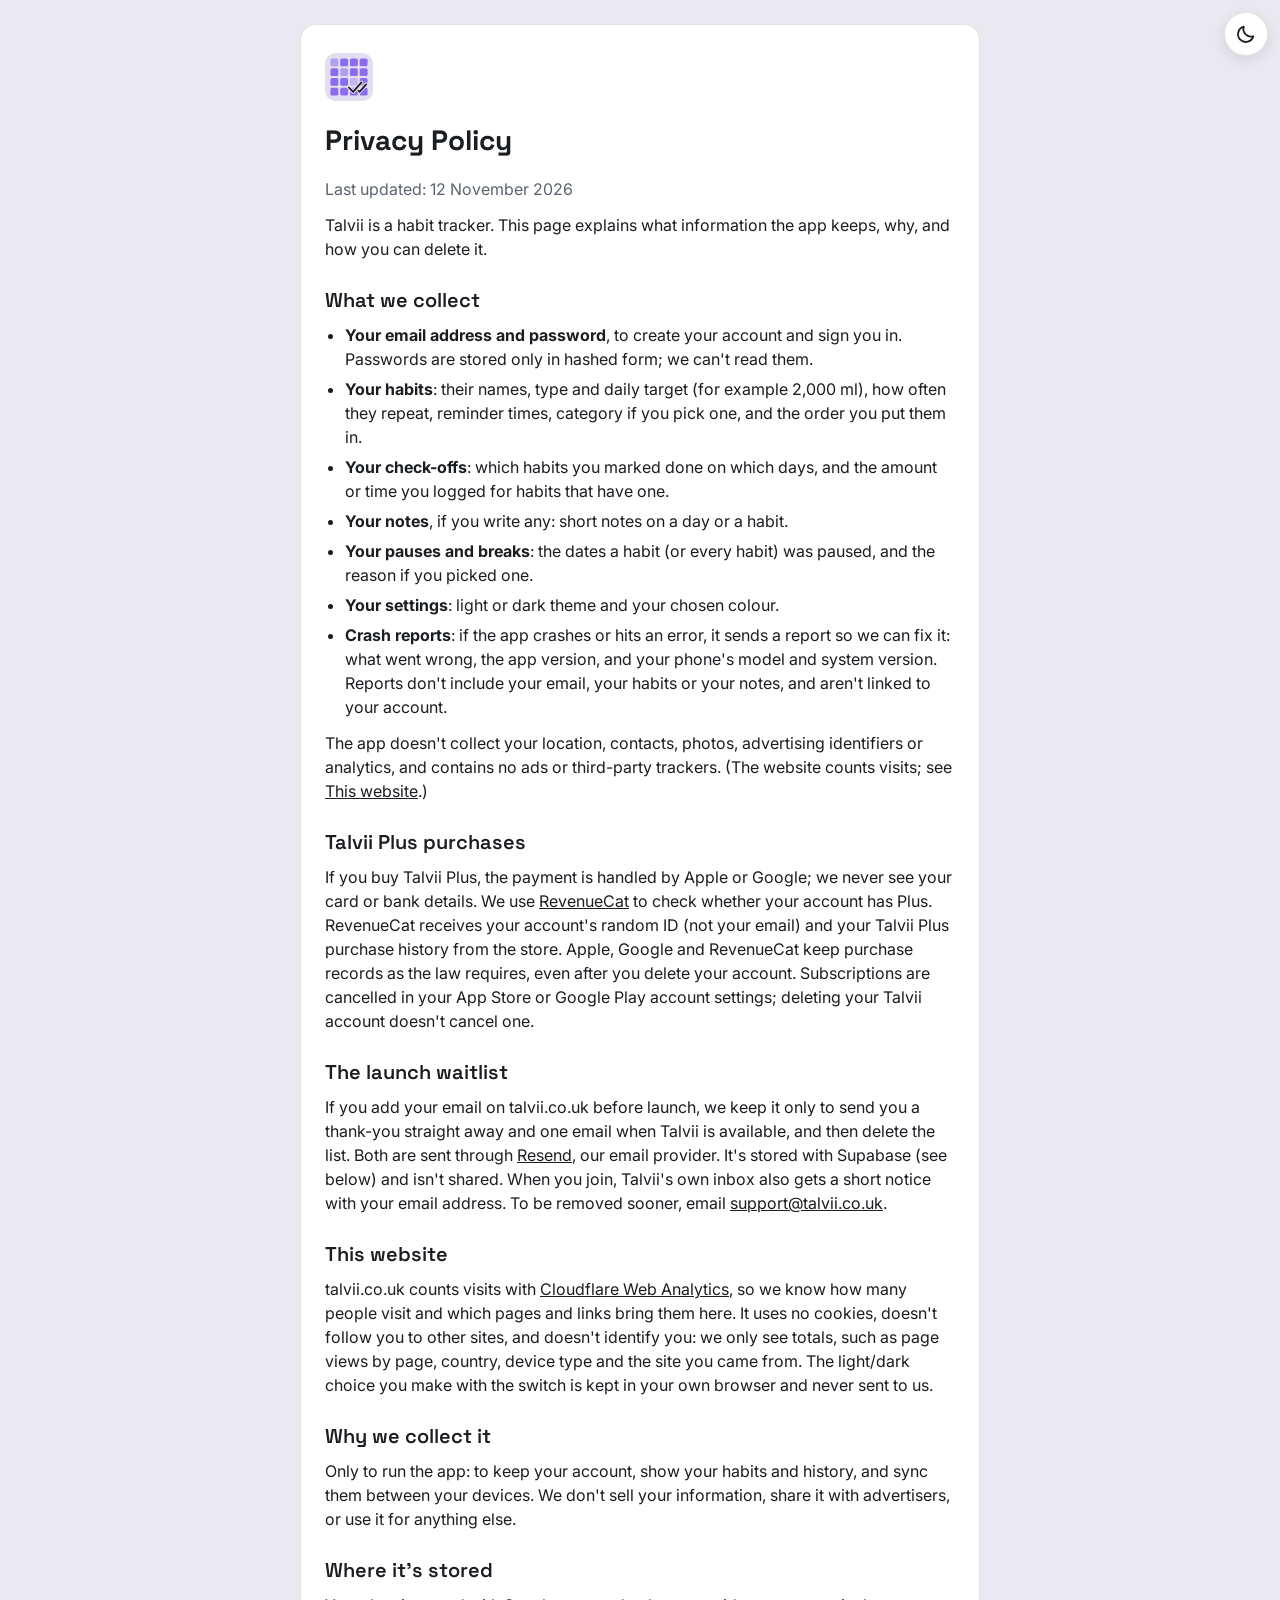
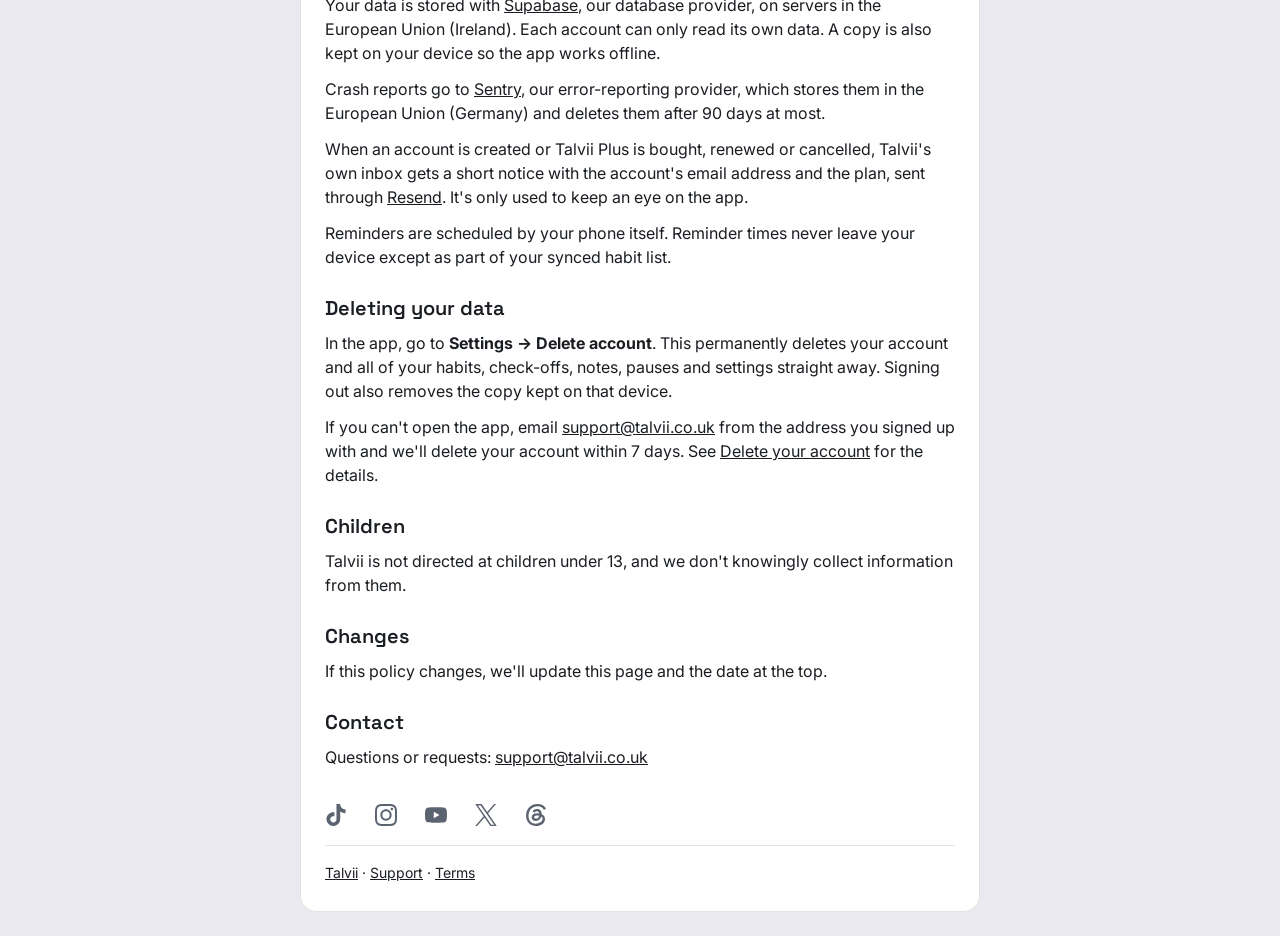
<file: privacy.html>
<!doctype html>
<html lang="en">
<head>
  <meta charset="utf-8">
  <meta name="viewport" content="width=device-width, initial-scale=1">
  <title>Privacy Policy · Talvii</title>
  <meta name="description" content="How Talvii handles your data: what it keeps, why, where it's stored, and how to delete it.">
  <link rel="canonical" href="https://talvii.co.uk/privacy.html">
  <meta property="og:type" content="website">
  <meta property="og:site_name" content="Talvii">
  <meta property="og:title" content="Privacy Policy · Talvii">
  <meta property="og:description" content="How Talvii handles your data: what it keeps, why, where it's stored, and how to delete it.">
  <meta property="og:url" content="https://talvii.co.uk/privacy.html">
  <meta property="og:image" content="https://talvii.co.uk/og-image.jpg">
  <meta property="og:image:width" content="1200">
  <meta property="og:image:height" content="630">
  <meta property="og:image:alt" content="Talvii: build habits without the guilt. One square at a time.">
  <meta name="twitter:card" content="summary_large_image">
  <link rel="preconnect" href="https://fonts.googleapis.com">
  <link rel="preconnect" href="https://fonts.gstatic.com" crossorigin>
  <link href="https://fonts.googleapis.com/css2?family=Inter:wght@400;500;600&family=Space+Grotesk:wght@600;700&display=swap" rel="stylesheet">
  <link rel="icon" type="image/svg+xml" href="logo-light.svg" media="(prefers-color-scheme: light)">
  <link rel="icon" type="image/svg+xml" href="logo-dark.svg" media="(prefers-color-scheme: dark)">
  <link rel="icon" type="image/png" href="favicon.png">
  <link rel="icon" type="image/png" sizes="96x96" href="favicon-96.png">
  <link rel="apple-touch-icon" href="apple-touch-icon.png">
  <meta name="theme-color" content="#EAE8F0" media="(prefers-color-scheme: light)">
  <meta name="theme-color" content="#0E1013" media="(prefers-color-scheme: dark)">
  <link rel="stylesheet" href="style.css">
  <script src="theme.js"></script>
</head>
<body>
  <!-- Approved by the owner, 9 November 2026. support@talvii.co.uk forwards to the owner's inbox (ImprovMX). -->
  <main class="card doc">
    <a href="./"><span class="logo"><img class="logo-light" src="logo-light.svg" width="48" height="48" alt="Talvii home"><img class="logo-dark" src="logo-dark.svg" width="48" height="48" alt="Talvii home"></span></a>
    <h1>Privacy Policy</h1>
    <p class="muted">Last updated: 12 November 2026</p>

    <p>Talvii is a habit tracker. This page explains what information the app keeps, why, and how you can delete it.</p>

    <h2>What we collect</h2>
    <ul>
      <li><strong>Your email address and password</strong>, to create your account and sign you in. Passwords are stored only in hashed form; we can't read them.</li>
      <li><strong>Your habits</strong>: their names, type and daily target (for example 2,000 ml), how often they repeat, reminder times, category if you pick one, and the order you put them in.</li>
      <li><strong>Your check-offs</strong>: which habits you marked done on which days, and the amount or time you logged for habits that have one.</li>
      <li><strong>Your notes</strong>, if you write any: short notes on a day or a habit.</li>
      <li><strong>Your pauses and breaks</strong>: the dates a habit (or every habit) was paused, and the reason if you picked one.</li>
      <li><strong>Your settings</strong>: light or dark theme and your chosen colour.</li>
      <li><strong>Crash reports</strong>: if the app crashes or hits an error, it sends a report so we can fix it: what went wrong, the app version, and your phone's model and system version. Reports don't include your email, your habits or your notes, and aren't linked to your account.</li>
    </ul>
    <p>The app doesn't collect your location, contacts, photos, advertising identifiers or analytics, and contains no ads or third-party trackers. (The website counts visits; see <a href="#website">This website</a>.)</p>

    <h2 id="plus">Talvii Plus purchases</h2>
    <p>If you buy Talvii Plus, the payment is handled by Apple or Google; we never see your card or bank details. We use <a href="https://www.revenuecat.com/">RevenueCat</a> to check whether your account has Plus. RevenueCat receives your account's random ID (not your email) and your Talvii Plus purchase history from the store. Apple, Google and RevenueCat keep purchase records as the law requires, even after you delete your account. Subscriptions are cancelled in your App Store or Google Play account settings; deleting your Talvii account doesn't cancel one.</p>

    <h2 id="waitlist">The launch waitlist</h2>
    <p>If you add your email on talvii.co.uk before launch, we keep it only to send you a thank-you straight away and one email when Talvii is available, and then delete the list. Both are sent through <a href="https://resend.com">Resend</a>, our email provider. It's stored with Supabase (see below) and isn't shared. When you join, Talvii's own inbox also gets a short notice with your email address. To be removed sooner, email <a href="mailto:support@talvii.co.uk">support@talvii.co.uk</a>.</p>

    <h2 id="website">This website</h2>
    <p>talvii.co.uk counts visits with <a href="https://www.cloudflare.com/web-analytics/">Cloudflare Web Analytics</a>, so we know how many people visit and which pages and links bring them here. It uses no cookies, doesn't follow you to other sites, and doesn't identify you: we only see totals, such as page views by page, country, device type and the site you came from. The light/dark choice you make with the switch is kept in your own browser and never sent to us.</p>

    <h2>Why we collect it</h2>
    <p>Only to run the app: to keep your account, show your habits and history, and sync them between your devices. We don't sell your information, share it with advertisers, or use it for anything else.</p>

    <h2>Where it's stored</h2>
    <p>Your data is stored with <a href="https://supabase.com">Supabase</a>, our database provider, on servers in the European Union (Ireland). Each account can only read its own data. A copy is also kept on your device so the app works offline.</p>
    <p>Crash reports go to <a href="https://sentry.io">Sentry</a>, our error-reporting provider, which stores them in the European Union (Germany) and deletes them after 90 days at most.</p>
    <p>When an account is created or Talvii Plus is bought, renewed or cancelled, Talvii's own inbox gets a short notice with the account's email address and the plan, sent through <a href="https://resend.com">Resend</a>. It's only used to keep an eye on the app.</p>
    <p>Reminders are scheduled by your phone itself. Reminder times never leave your device except as part of your synced habit list.</p>

    <h2>Deleting your data</h2>
    <p>In the app, go to <strong>Settings → Delete account</strong>. This permanently deletes your account and all of your habits, check-offs, notes, pauses and settings straight away. Signing out also removes the copy kept on that device.</p>
    <p>If you can't open the app, email <a href="mailto:support@talvii.co.uk">support@talvii.co.uk</a> from the address you signed up with and we'll delete your account within 7 days. See <a href="delete-account.html">Delete your account</a> for the details.</p>

    <h2>Children</h2>
    <p>Talvii is not directed at children under 13, and we don't knowingly collect information from them.</p>

    <h2>Changes</h2>
    <p>If this policy changes, we'll update this page and the date at the top.</p>

    <h2>Contact</h2>
    <p>Questions or requests: <a href="mailto:support@talvii.co.uk">support@talvii.co.uk</a></p>

    <nav class="social" aria-label="Talvii on social media"><a href="https://www.tiktok.com/@talvii_habittracker" rel="me noopener" target="_blank" aria-label="Talvii on TikTok" title="TikTok"><svg viewBox="0 0 24 24" aria-hidden="true"><path d="M12.525.02c1.31-.02 2.61-.01 3.91-.02.08 1.53.63 3.09 1.75 4.17 1.12 1.11 2.7 1.62 4.24 1.79v4.03c-1.44-.05-2.89-.35-4.2-.97-.57-.26-1.1-.59-1.62-.93-.01 2.92.01 5.84-.02 8.75-.08 1.4-.54 2.79-1.35 3.94-1.31 1.92-3.58 3.17-5.91 3.21-1.43.08-2.86-.31-4.08-1.03-2.02-1.19-3.44-3.37-3.65-5.71-.02-.5-.03-1-.01-1.49.18-1.9 1.12-3.72 2.58-4.96 1.66-1.44 3.98-2.13 6.15-1.72.02 1.48-.04 2.96-.04 4.44-.99-.32-2.15-.23-3.02.37-.63.41-1.11 1.04-1.36 1.75-.21.51-.15 1.07-.14 1.61.24 1.64 1.82 3.02 3.5 2.87 1.12-.01 2.19-.66 2.77-1.61.19-.33.4-.67.41-1.06.1-1.79.06-3.57.07-5.36.01-4.03-.01-8.05.02-12.07z"/></svg></a><a href="https://www.instagram.com/talvii_habittracker/" rel="me noopener" target="_blank" aria-label="Talvii on Instagram" title="Instagram"><svg viewBox="0 0 24 24" aria-hidden="true"><path d="M7.0301.084c-1.2768.0602-2.1487.264-2.911.5634-.7888.3075-1.4575.72-2.1228 1.3877-.6652.6677-1.075 1.3368-1.3802 2.127-.2954.7638-.4956 1.6365-.552 2.914-.0564 1.2775-.0689 1.6882-.0626 4.947.0062 3.2586.0206 3.6671.0825 4.9473.061 1.2765.264 2.1482.5635 2.9107.308.7889.72 1.4573 1.388 2.1228.6679.6655 1.3365 1.0743 2.1285 1.38.7632.295 1.6361.4961 2.9134.552 1.2773.056 1.6884.069 4.9462.0627 3.2578-.0062 3.668-.0207 4.9478-.0814 1.28-.0607 2.147-.2652 2.9098-.5633.7889-.3086 1.4578-.72 2.1228-1.3881.665-.6682 1.0745-1.3378 1.3795-2.1284.2957-.7632.4966-1.636.552-2.9124.056-1.2809.0692-1.6898.063-4.948-.0063-3.2583-.021-3.6668-.0817-4.9465-.0607-1.2797-.264-2.1487-.5633-2.9117-.3084-.7889-.72-1.4568-1.3876-2.1228C21.2982 1.33 20.628.9208 19.8378.6165 19.074.321 18.2017.1197 16.9244.0645 15.6471.0093 15.236-.005 11.977.0014 8.718.0076 8.31.0215 7.0301.0839m.1402 21.6932c-1.17-.0509-1.8053-.2453-2.2287-.408-.5606-.216-.96-.4771-1.3819-.895-.422-.4178-.6811-.8186-.9-1.378-.1644-.4234-.3624-1.058-.4171-2.228-.0595-1.2645-.072-1.6442-.079-4.848-.007-3.2037.0053-3.583.0607-4.848.05-1.169.2456-1.805.408-2.2282.216-.5613.4762-.96.895-1.3816.4188-.4217.8184-.6814 1.3783-.9003.423-.1651 1.0575-.3614 2.227-.4171 1.2655-.06 1.6447-.072 4.848-.079 3.2033-.007 3.5835.005 4.8495.0608 1.169.0508 1.8053.2445 2.228.408.5608.216.96.4754 1.3816.895.4217.4194.6816.8176.9005 1.3787.1653.4217.3617 1.056.4169 2.2263.0602 1.2655.0739 1.645.0796 4.848.0058 3.203-.0055 3.5834-.061 4.848-.051 1.17-.245 1.8055-.408 2.2294-.216.5604-.4763.96-.8954 1.3814-.419.4215-.8181.6811-1.3783.9-.4224.1649-1.0577.3617-2.2262.4174-1.2656.0595-1.6448.072-4.8493.079-3.2045.007-3.5825-.006-4.848-.0608M16.953 5.5864A1.44 1.44 0 1 0 18.39 4.144a1.44 1.44 0 0 0-1.437 1.4424M5.8385 12.012c.0067 3.4032 2.7706 6.1557 6.173 6.1493 3.4026-.0065 6.157-2.7701 6.1506-6.1733-.0065-3.4032-2.771-6.1565-6.174-6.1498-3.403.0067-6.156 2.771-6.1496 6.1738M8 12.0077a4 4 0 1 1 4.008 3.9921A3.9996 3.9996 0 0 1 8 12.0077"/></svg></a><a href="https://www.youtube.com/@talvii_app" rel="me noopener" target="_blank" aria-label="Talvii on YouTube" title="YouTube"><svg viewBox="0 0 24 24" aria-hidden="true"><path d="M23.498 6.186a3.016 3.016 0 0 0-2.122-2.136C19.505 3.545 12 3.545 12 3.545s-7.505 0-9.377.505A3.017 3.017 0 0 0 .502 6.186C0 8.07 0 12 0 12s0 3.93.502 5.814a3.016 3.016 0 0 0 2.122 2.136c1.871.505 9.376.505 9.376.505s7.505 0 9.377-.505a3.015 3.015 0 0 0 2.122-2.136C24 15.93 24 12 24 12s0-3.93-.502-5.814zM9.545 15.568V8.432L15.818 12l-6.273 3.568z"/></svg></a><a href="https://x.com/Talvii_app" rel="me noopener" target="_blank" aria-label="Talvii on X" title="X"><svg viewBox="0 0 24 24" aria-hidden="true"><path d="M14.234 10.162 22.977 0h-2.072l-7.591 8.824L7.251 0H.258l9.168 13.343L.258 24H2.33l8.016-9.318L16.749 24h6.993zm-2.837 3.299-.929-1.329L3.076 1.56h3.182l5.965 8.532.929 1.329 7.754 11.09h-3.182z"/></svg></a><a href="https://www.threads.com/@talvii_habittracker" rel="me noopener" target="_blank" aria-label="Talvii on Threads" title="Threads"><svg viewBox="0 0 24 24" aria-hidden="true"><path d="M18.263 11.097c-.03-3.486-1.92-5.586-5.111-5.586-2.13 0-3.922.963-4.863 2.499l2.062 1.438c.535-.843 1.272-1.543 2.628-1.543 1.528 0 2.318.85 2.544 2.431a15 15 0 0 0-2.236-.173c-4.125 0-6.068 1.867-6.068 4.336s1.943 3.99 4.804 3.99c3.139 0 5.013-2.115 5.781-4.735.798.361 1.348 1.204 1.348 2.47 0 3.387-3.907 5.232-7.22 5.232-4.885 0-8.077-3.207-8.077-8.424 0-6.392 4.223-10.487 9.9-10.487 3.808 0 5.69 1.671 6.97 3.914l2.108-1.475C21.44 2.078 18.331 0 13.663 0 6.227 0 1.168 5.277 1.168 12.934c0 7 4.953 11.066 10.856 11.066 4.878 0 9.809-2.846 9.809-7.716 0-2.545-1.46-4.231-3.569-5.187m-6.33 4.855c-1.077 0-2.026-.512-2.026-1.453 0-1.483 1.822-1.934 3.606-1.934.678 0 1.34.045 1.927.173-.422 1.927-1.671 3.215-3.508 3.214Z"/></svg></a></nav>
    <footer><a href="./">Talvii</a> · <a href="support.html">Support</a> · <a href="terms.html">Terms</a></footer>
  </main>
  <!-- Cloudflare Web Analytics: counts visits without cookies; see privacy.html#website -->
  <script type="module" src="https://static.cloudflareinsights.com/beacon.min.js" data-cf-beacon='{"token": "f2282ee5f690493d9a3216fde0238cda"}'></script>
</body>
</html>
</file>
<file: style.css>
:root {
  --bg: #EAE8F0; /* lavender-grey, so white cards stand out */
  --card: #FFFFFF;
  --border: #E6E3DC;
  --edge: #CFC9DE; /* outline of cards that sit on the home page's grid */
  --lift: 0 2px 4px rgba(20, 16, 40, .06), 0 8px 24px rgba(20, 16, 40, .08);
  --text: #1A1D21;
  --muted: #5C6370;
  --empty: #E7E5DF;
  --accent: #8B6CF0; /* focus rings */
  --button: #8B6CF0; /* Talvii violet (the app's default colour), with dark text (about 4.9:1) */
  --button-ink: #12141A;
  --error: #B42318;
  --violet-ink: #5A3FC8; /* violet text on light backgrounds (4.5:1 or better) */
  color-scheme: light;
}

/* Dark: when the device is dark (unless the visitor picked light with the switch), or when they
   picked dark. theme.js sets data-theme on <html>. */
@media (prefers-color-scheme: dark) {
  :root:not([data-theme="light"]) {
    --bg: #0E1013;
    --card: #171A1F;
    --border: #262A31;
    --edge: #262A31;
    --lift: none;
    --text: #F1F2F4;
    --muted: #9BA2AE;
    --empty: #272B33;
    --error: #FF8A80;
    --violet-ink: #BBA9FF;
    color-scheme: dark;
  }
}
:root[data-theme="dark"] {
  --bg: #0E1013;
  --card: #171A1F;
  --border: #262A31;
  --edge: #262A31;
  --lift: none;
  --text: #F1F2F4;
  --muted: #9BA2AE;
  --empty: #272B33;
  --error: #FF8A80;
  --violet-ink: #BBA9FF;
  color-scheme: dark;
}

* { box-sizing: border-box; }
[hidden] { display: none !important; }

body {
  margin: 0;
  min-height: 100vh;
  display: flex;
  align-items: center;
  justify-content: center;
  padding: 24px 16px;
  background: var(--bg);
  color: var(--text);
  font: 400 16px/1.5 Inter, system-ui, -apple-system, "Segoe UI", sans-serif;
}

.card {
  position: relative;
  z-index: 1;
  width: 100%;
  max-width: 420px;
  background: var(--card);
  border: 1px solid var(--border);
  border-radius: 16px;
  padding: 28px 24px;
}

h1, h2 { font-family: "Space Grotesk", system-ui, sans-serif; margin: 0; }
h1 { font-size: 28px; font-weight: 700; margin-bottom: 16px; }
h2 { font-size: 20px; font-weight: 600; margin-bottom: 8px; }
p { margin: 0 0 12px; }
.muted { color: var(--muted); }

.logo { display: block; margin-bottom: 18px; }
.logo img { display: block; }
/* The logo matching the page: the light tile on light, the charcoal tile on dark. */
.logo-dark { display: none !important; }
@media (prefers-color-scheme: dark) {
  :root:not([data-theme="light"]) .logo-light { display: none !important; }
  :root:not([data-theme="light"]) .logo-dark { display: block !important; }
}
:root[data-theme="dark"] .logo-light { display: none !important; }
:root[data-theme="dark"] .logo-dark { display: block !important; }

label { display: block; font-weight: 500; margin: 14px 0 6px; }

input {
  width: 100%;
  min-height: 44px;
  padding: 10px 12px;
  font: inherit;
  color: var(--text);
  background: var(--bg);
  border: 1px solid var(--border);
  border-radius: 10px;
}
input:focus { outline: 2px solid var(--accent); outline-offset: 1px; }

button {
  width: 100%;
  min-height: 48px;
  margin-top: 20px;
  font: 600 16px Inter, system-ui, sans-serif;
  color: var(--button-ink);
  background: var(--button);
  border: 0;
  border-radius: 12px;
  cursor: pointer;
}
button:disabled { opacity: .6; cursor: default; }

.error { color: var(--error); margin: 12px 0 0; }
.small { font-size: 14px; margin-top: 12px; }
#waitlist-form { margin-top: 20px; }
#wl-done { margin-top: 20px; }
/* Hidden field that only bots fill in. */
.hp { position: absolute; left: -10000px; width: 1px; height: 1px; overflow: hidden; }

footer { margin-top: 24px; padding-top: 16px; border-top: 1px solid var(--border); font-size: 14px; }
a { color: inherit; }

/* Privacy page */
.doc { max-width: 680px; }
.doc h2 { margin-top: 24px; }
.doc ul { padding-left: 20px; margin: 0 0 12px; }
.doc li { margin-bottom: 6px; }

/* ===== Home page: background grid, phones and features ===== */
#grid-bg {
  position: fixed;
  inset: 0;
  z-index: 0;
  display: none;
  pointer-events: none;
  opacity: .26;
  /* fades out towards the middle, so the form and phones stay calm */
  -webkit-mask-image: radial-gradient(ellipse 75% 70% at 50% 45%, transparent 40%, rgba(0,0,0,.6) 75%, #000 100%);
  mask-image: radial-gradient(ellipse 75% 70% at 50% 45%, transparent 40%, rgba(0,0,0,.6) 75%, #000 100%);
}
@media (prefers-color-scheme: dark) { :root:not([data-theme="light"]) #grid-bg { opacity: .35; } }
:root[data-theme="dark"] #grid-bg { opacity: .35; }
body.home #grid-bg { display: block; }

.page { width: 100%; display: flex; flex-direction: column; align-items: center; }
body.home { display: block; padding: 48px 16px 40px; }
body.home .page { max-width: 1040px; margin: 0 auto; gap: 40px; }
body.home .card { border-color: var(--edge); box-shadow: var(--lift), 0 20px 60px rgba(20, 16, 40, .10); }

.compare { position: relative; z-index: 1; width: 100%; }
/* The grab area past the phones never makes the page scroll sideways. */
body.home { overflow-x: clip; }
.phones { position: relative; width: fit-content; max-width: 100%; margin: 0 auto; --s: .5; --reach: 0px; }
/* The divider travels a little past both edges, so the tilted phones' corners change too. */
.phones-layer { display: flex; justify-content: center; align-items: flex-start; gap: 16px; padding: 8px 0 24px; }
/* The dark copy sits exactly on top and only shows right of the divider. */
.phones-layer.dark { position: absolute; inset: 0; will-change: clip-path; clip-path: inset(calc(-1 * var(--reach)) calc(-1 * var(--reach)) calc(-1 * var(--reach)) calc(var(--s) * (100% + 2 * var(--reach)) - var(--reach))); }
.phones-layer.dark .phone { background: #000; }
.phone {
  margin: 0;
  width: min(40vw, 230px);
  border-radius: 34px;
  padding: 7px;
  background: #1A1D21;
  box-shadow: 0 24px 60px rgba(20, 16, 40, .25);
}
.phone img { display: block; width: 100%; height: auto; border-radius: 28px; }
.phone-back { margin-top: 40px; }

.phones .hit { position: absolute; top: 0; bottom: 0; left: calc(-1 * var(--reach) - 24px); right: calc(-1 * var(--reach) - 24px); z-index: 1; } /* 24px: half the round handle */
.divider { position: absolute; top: 0; bottom: 0; left: calc(var(--s) * (100% + 2 * var(--reach)) - var(--reach)); width: 2px; margin-left: -1px; background: var(--accent); pointer-events: none; }
.knob {
  position: absolute; top: 50%; left: 50%; width: 40px; height: 40px; margin: -20px 0 0 -20px;
  border-radius: 50%; background: var(--accent); box-shadow: 0 4px 16px rgba(20, 16, 40, .3);
  display: flex; align-items: center; justify-content: center;
}
.knob svg { width: 22px; height: 22px; fill: none; stroke: #12141A; stroke-width: 2.4; stroke-linecap: round; stroke-linejoin: round; }
/* Keyboard users get the slider (Tab, then arrow keys); pointers drag the picture itself. */
.split { position: absolute; inset: 0; width: 100%; height: 100%; margin: 0; opacity: 0; pointer-events: none; -webkit-appearance: none; appearance: none; }
.phones { cursor: ew-resize; touch-action: pan-y; user-select: none; -webkit-user-select: none; -webkit-touch-callout: none; }
.phones img { -webkit-user-drag: none; }
.phones:has(.split:focus-visible) .knob { outline: 3px solid var(--text); outline-offset: 2px; }
.compare-caption { text-align: center; color: var(--muted); font-size: 14px; margin: 4px 0 0; }
.compare-caption span { color: var(--text); font-weight: 600; margin: 0 6px; }

.features {
  position: relative; z-index: 1;
  list-style: none; margin: 0; padding: 0; width: 100%;
  display: grid; gap: 12px; grid-template-columns: 1fr;
}
.features li {
  background: var(--card); border: 1px solid var(--edge); border-radius: 14px; padding: 16px 18px;
  box-shadow: var(--lift); transition: transform .2s ease, box-shadow .2s ease;
}
/* A gentle lift on hover (mouse only; nothing moves with Reduce Motion). */
@media (hover: hover) and (prefers-reduced-motion: no-preference) {
  .features li:hover { transform: scale(1.03); box-shadow: var(--lift), 0 12px 32px rgba(20, 16, 40, .14); }
}
.features svg { width: 26px; height: 26px; fill: none; stroke: var(--accent); stroke-width: 2; stroke-linecap: round; stroke-linejoin: round; margin-bottom: 6px; }
.features h2 { font-size: 17px; margin-bottom: 4px; }
.features p { margin: 0; color: var(--muted); font-size: 15px; }

@media (min-width: 620px) {
  .features { grid-template-columns: 1fr 1fr; }
}
/* Wide screens: form on the left, phones on the right, features below. */
@media (min-width: 900px) {
  body.home { padding-top: 72px; }
  body.home .page { display: grid; grid-template-columns: 420px 1fr; align-items: center; column-gap: 56px; row-gap: 56px; }
  body.home .card { justify-self: end; }
  .phone { width: 240px; }
  .phones { --reach: 32px; }
  .phone-front { transform: rotate(3deg); }
  .phone-back { transform: rotate(-4deg); margin-top: 56px; margin-right: -40px; }
  .features { grid-column: 1 / -1; grid-template-columns: repeat(4, 1fr); }
}
@media (prefers-reduced-motion: reduce) { .phone-front, .phone-back { transform: none; } }

/* Social links above the footer of every page */
.social { display: flex; gap: 6px; margin: 24px 0 0 -11px; flex-wrap: wrap; } /* -11px: the icons line up with the text above */
.social a { display: inline-flex; align-items: center; justify-content: center; width: 44px; height: 44px; border-radius: 12px; color: var(--muted); }
.social a:hover, .social a:focus-visible { color: var(--accent); background: var(--bg); }
.social svg { width: 22px; height: 22px; fill: currentColor; }
.social + footer { margin-top: 8px; }

/* The light/dark switch, top right of every page. */
.theme-toggle {
  position: fixed; top: 12px; right: 12px; z-index: 10;
  width: 44px; height: 44px; min-height: 0; margin: 0; padding: 0; border-radius: 50%;
  display: flex; align-items: center; justify-content: center;
  background: var(--card); border: 1px solid var(--border); color: var(--text);
  box-shadow: 0 4px 14px rgba(20, 16, 40, .10); cursor: pointer;
}
.theme-toggle:hover { color: var(--accent); }
.theme-toggle:focus-visible { outline: 2px solid var(--accent); outline-offset: 2px; }
.theme-toggle svg { width: 22px; height: 22px; fill: none; stroke: currentColor; stroke-width: 2; stroke-linecap: round; stroke-linejoin: round; }
/* Phones: room at the top so the switch never sits on the page's card. */
@media (max-width: 600px) {
  body, body.home { padding-top: 68px; }
}

/* Founding member offer, above the waitlist form */
.offer {
  margin: 0 0 20px; padding: 14px 16px; border-radius: 12px;
  background: rgba(139, 108, 240, .10); border: 1px solid rgba(139, 108, 240, .35);
}
.offer-tag { display: block; margin-bottom: 4px; font: 600 12px/1.3 Inter, system-ui, sans-serif; letter-spacing: .06em; text-transform: uppercase; color: var(--violet-ink); }
.offer p { margin: 0; font-size: 15px; line-height: 1.5; }
.offer p + p { margin-top: 6px; }
</file>
